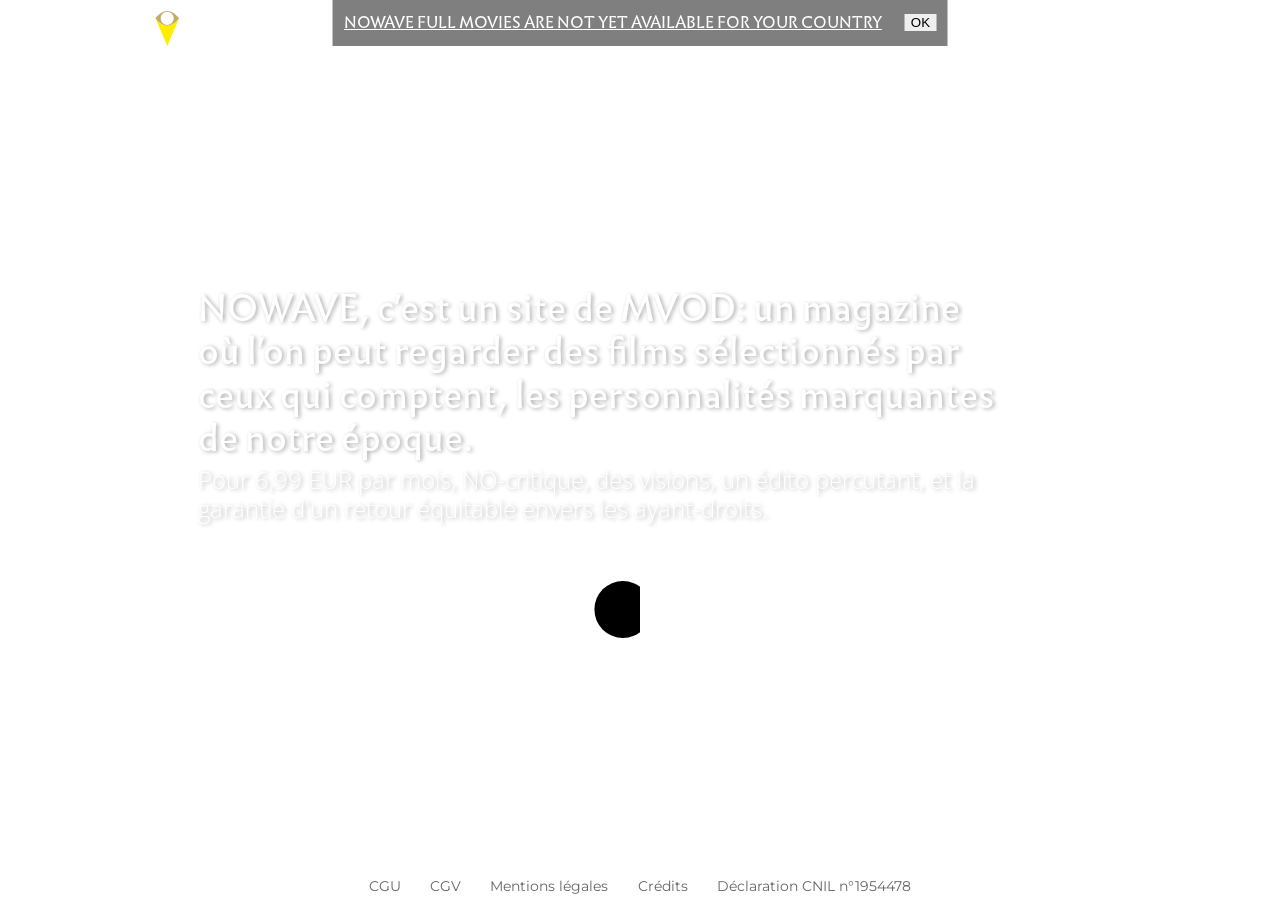
<file: index.html>
<!DOCTYPE html><html class=no-js><head><meta charset=utf-8><meta http-equiv=X-UA-Compatible content="IE=edge,chrome=1"><meta name=viewport content="width=device-width,initial-scale=1,minimum-scale=1"><meta name=keywords itemprop=keywords content="cinema, movies, curation, indie, vod, svod, vision, motion, watch, stream"><meta name=description itemprop=description content="NoWave explore des thèmes contemporains à travers le regard de réalisateurs du monde entier."><link rel=canonical itemprop=url href=/ ><link rel=alternate type=application/rss+xml title=RSS href=/feed.xml><title>NOWAVE, Visions in motion</title><link href=//www.google-analytics.com rel=dns-prefetch><link href=//cdn.mxpnl.com rel=dns-prefetch><link href=//js.stripe.com rel=dns-prefetch><link href=//cdn.vhx.tv rel=dns-prefetch><link rel=apple-touch-icon sizes=57x57 href=/icons/apple-touch-icon-57x57.png><link rel=apple-touch-icon sizes=60x60 href=/icons/apple-touch-icon-60x60.png><link rel=apple-touch-icon sizes=72x72 href=/icons/apple-touch-icon-72x72.png><link rel=apple-touch-icon sizes=76x76 href=/icons/apple-touch-icon-76x76.png><link rel=apple-touch-icon sizes=114x114 href=/icons/apple-touch-icon-114x114.png><link rel=apple-touch-icon sizes=120x120 href=/icons/apple-touch-icon-120x120.png><link rel=apple-touch-icon sizes=144x144 href=/icons/apple-touch-icon-144x144.png><link rel=apple-touch-icon sizes=152x152 href=/icons/apple-touch-icon-152x152.png><link rel=apple-touch-icon sizes=180x180 href=/icons/apple-touch-icon-180x180.png><link rel=icon type=image/png href=/icons/favicon-32x32.png sizes=32x32><link rel=icon type=image/png href=/icons/android-chrome-192x192.png sizes=192x192><link rel=icon type=image/png href=/icons/favicon-96x96.png sizes=96x96><link rel=icon type=image/png href=/icons/favicon-16x16.png sizes=16x16><link rel=manifest href=/icons/manifest.json><link rel="shortcut icon" href=/icons/favicon.ico><meta name=apple-mobile-web-app-title content=NoWave><meta name=application-name content=NoWave><meta name=msapplication-TileColor content=#da532c><meta name=msapplication-TileImage content=/icons/mstile-144x144.png><meta name=msapplication-config content=/icons/browserconfig.xml><meta name=theme-color content=#ffffff><link rel=stylesheet type=text/css href=/css/main.css><!--[if lt IE 9]><script src="https://oss.maxcdn.com/libs/html5shiv/3.7.0/html5shiv.js"></script>
			<script src="https://oss.maxcdn.com/libs/respond.js/1.4.2/respond.min.js"></script><![endif]--></head><body class=home><header class=main-header ng-controller=LoginCtrl><figure><a href=/ ><img src=/img/logo_nowave.svg alt="NoWave logo"></a></figure><div class=warn ng-show=showWarn ng-cloak><p>NOWAVE FULL MOVIES ARE NOT YET AVAILABLE FOR YOUR COUNTRY</p><button type=button ng-click="showWarn = ! showWarn">OK</button></div></header><video muted loop autoplay class=video-bg><source src=videos/bg.mp4 type=video/mp4></video><header class=sub-header scroll-position=scroll ng-class="{fadeOut: scroll > 20}"><figure><img src=/img/visions_in_motion_w.svg alt="NoWave, Visions in motion"></figure><p>-</p><div class=issue><span></span></div><div class=theme-name><a href=""></a></div><div class=theme-date></div></header><main><section class=text><p>NOWAVE, c'est un site de MVOD: un magazine où l'on peut regarder des films sélectionnés par ceux qui comptent, les personnalités marquantes de notre époque. <span>Pour 6,99 EUR par mois, NO-critique, des visions, un édito percutant, et la garantie d'un retour équitable envers les ayant-droits.</span></p></section><section class=bottom><aside class=left><a href=/now><div class=circle></div></a></aside><a href=/now><aside class=right><div class=line></div><p>Découvrir le thème de cette semaine</p></aside></a></section></main><footer class=footer><ul><li><a href=/documents/cgu.html>CGU</a></li><li><a href=/documents/cgv.html>CGV</a></li><li><a href=/documents/mentions.html>Mentions légales</a></li><li><a href=/documents/credits.html>Crédits</a></li><li><a href=#>Déclaration CNIL n°1954478</a></li></ul></footer><script type=text/javascript src=https://js.stripe.com/v2/ ></script><script>!function(e,a,t,n,c,o,s){e.GoogleAnalyticsObject=c,e[c]=e[c]||function(){(e[c].q=e[c].q||[]).push(arguments)},e[c].l=1*new Date,o=a.createElement(t),s=a.getElementsByTagName(t)[0],o.async=1,o.src=n,s.parentNode.insertBefore(o,s)}(window,document,"script","//www.google-analytics.com/analytics.js","ga"),ga("create","UA-XXXXXXXX-X","auto"),ga("send","pageview")</script><script type=text/javascript>!function(e,t){if(!t.__SV){var n,i,p,l;window.mixpanel=t,t._i=[],t.init=function(e,n,i){function o(e,t){var n=t.split(".");2==n.length&&(e=e[n[0]],t=n[1]),e[t]=function(){e.push([t].concat(Array.prototype.slice.call(arguments,0)))}}var a=t;for("undefined"!=typeof i?a=t[i]=[]:i="mixpanel",a.people=a.people||[],a.toString=function(e){var t="mixpanel";return"mixpanel"!==i&&(t+="."+i),e||(t+=" (stub)"),t},a.people.toString=function(){return a.toString(1)+".people (stub)"},p="disable time_event track track_pageview track_links track_forms register register_once alias unregister identify name_tag set_config people.set people.set_once people.increment people.append people.union people.track_charge people.clear_charges people.delete_user".split(" "),l=0;l<p.length;l++)o(a,p[l]);t._i.push([e,n,i])},t.__SV=1.2,n=e.createElement("script"),n.type="text/javascript",n.async=!0,n.src="undefined"!=typeof MIXPANEL_CUSTOM_LIB_URL?MIXPANEL_CUSTOM_LIB_URL:"file:"===e.location.protocol&&"//cdn.mxpnl.com/libs/mixpanel-2-latest.min.js".match(/^\/\//)?"https://cdn.mxpnl.com/libs/mixpanel-2-latest.min.js":"//cdn.mxpnl.com/libs/mixpanel-2-latest.min.js",i=e.getElementsByTagName("script")[0],i.parentNode.insertBefore(n,i)}}(document,window.mixpanel||[])</script><script src=/js/scripts.js></script><script src=/js/vhx-player.js></script></body></html>
</file>
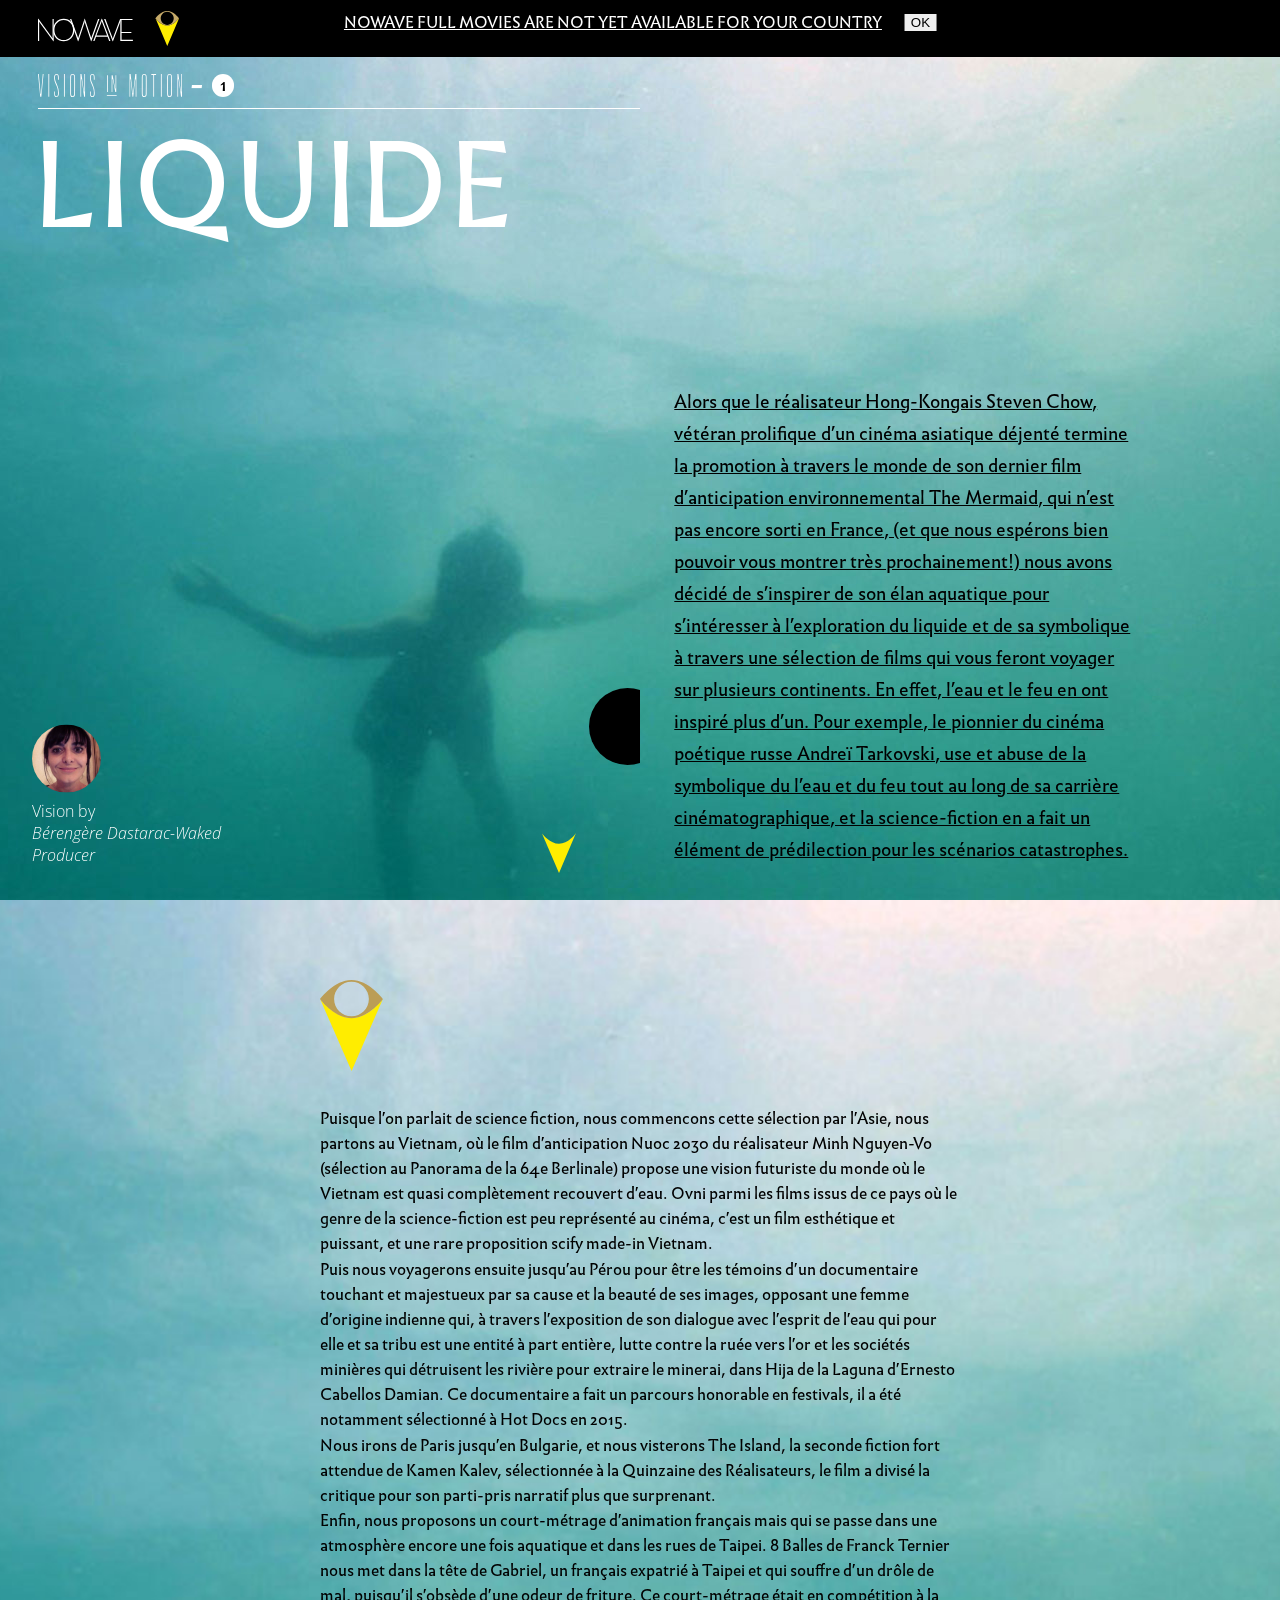
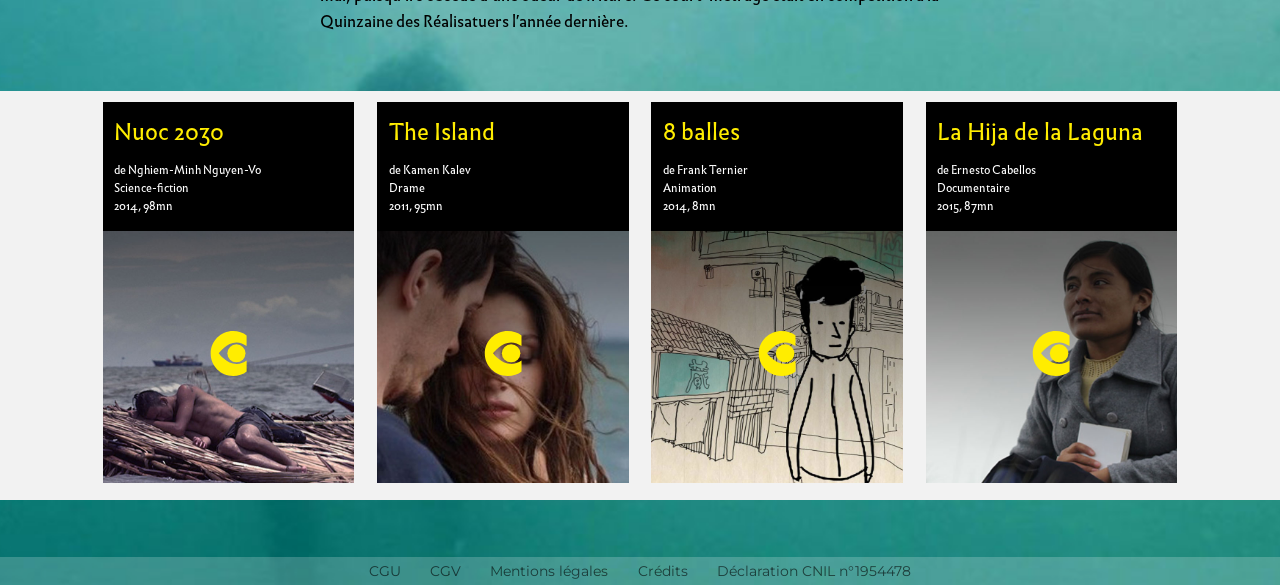
<file: now/index.html>
<!DOCTYPE html><html class=no-js><head><meta charset=utf-8><meta http-equiv=X-UA-Compatible content="IE=edge,chrome=1"><meta name=viewport content="width=device-width,initial-scale=1,minimum-scale=1"><meta name=keywords itemprop=keywords content="cinema, movies, curation, indie, vod, svod, vision, motion, watch, stream"><meta name=description itemprop=description content="NoWave explore des thèmes contemporains à travers le regard de réalisateurs du monde entier."><link rel=canonical itemprop=url href=/now/ ><link rel=alternate type=application/rss+xml title=RSS href=/feed.xml><title>NOWAVE, Visions in motion</title><link href=//www.google-analytics.com rel=dns-prefetch><link href=//cdn.mxpnl.com rel=dns-prefetch><link href=//js.stripe.com rel=dns-prefetch><link href=//cdn.vhx.tv rel=dns-prefetch><link rel=apple-touch-icon sizes=57x57 href=/icons/apple-touch-icon-57x57.png><link rel=apple-touch-icon sizes=60x60 href=/icons/apple-touch-icon-60x60.png><link rel=apple-touch-icon sizes=72x72 href=/icons/apple-touch-icon-72x72.png><link rel=apple-touch-icon sizes=76x76 href=/icons/apple-touch-icon-76x76.png><link rel=apple-touch-icon sizes=114x114 href=/icons/apple-touch-icon-114x114.png><link rel=apple-touch-icon sizes=120x120 href=/icons/apple-touch-icon-120x120.png><link rel=apple-touch-icon sizes=144x144 href=/icons/apple-touch-icon-144x144.png><link rel=apple-touch-icon sizes=152x152 href=/icons/apple-touch-icon-152x152.png><link rel=apple-touch-icon sizes=180x180 href=/icons/apple-touch-icon-180x180.png><link rel=icon type=image/png href=/icons/favicon-32x32.png sizes=32x32><link rel=icon type=image/png href=/icons/android-chrome-192x192.png sizes=192x192><link rel=icon type=image/png href=/icons/favicon-96x96.png sizes=96x96><link rel=icon type=image/png href=/icons/favicon-16x16.png sizes=16x16><link rel=manifest href=/icons/manifest.json><link rel="shortcut icon" href=/icons/favicon.ico><meta name=apple-mobile-web-app-title content=NoWave><meta name=application-name content=NoWave><meta name=msapplication-TileColor content=#da532c><meta name=msapplication-TileImage content=/icons/mstile-144x144.png><meta name=msapplication-config content=/icons/browserconfig.xml><meta name=theme-color content=#ffffff><link rel=stylesheet type=text/css href=/css/main.css><!--[if lt IE 9]><script src="https://oss.maxcdn.com/libs/html5shiv/3.7.0/html5shiv.js"></script>
			<script src="https://oss.maxcdn.com/libs/respond.js/1.4.2/respond.min.js"></script><![endif]--></head><body class=theme><div ng-controller=themeCtrl><header class=main-header ng-controller=LoginCtrl><figure><a href=/ ><img src=/img/logo_nowave.svg alt="NoWave logo"></a></figure><div class=warn ng-show=showWarn ng-cloak><p>NOWAVE FULL MOVIES ARE NOT YET AVAILABLE FOR YOUR COUNTRY</p><button type=button ng-click="showWarn = ! showWarn">OK</button></div></header><header class=sub-header scroll-position=scroll ng-class="{fadeOut: scroll > 20}"><figure><img src=/img/visions_in_motion_w.svg alt="NoWave, Visions in motion"></figure><p>-</p><div class=issue><span>1</span></div><div class=theme-name><a href=""></a></div><div class=theme-date></div></header><style>section.top:after{background-image:url(/img/themes/histoires_d_eaux/bg_top.jpg)}section.bottom:after{background-image:url(/img/themes/histoires_d_eaux/bg_bottom.jpg)}.signature:before{background-image:url(/img/themes/histoires_d_eaux/bee.jpg)}</style><main><video muted loop autoplay class=video-bg><source src=/ type=video/mp4></video><section class=top><aside class=left><p class=theme-title>Liquide</p><p class=signature>Vision by <span>Bérengère Dastarac-Waked<br>Producer</span></p><a du-smooth-scroll=bottom offset=20 duration=500 class=bottom-arrow></a><div class=separator></div></aside><aside class=right><p class=article-intro>Alors que le réalisateur Hong-Kongais Steven Chow, vétéran prolifique d’un cinéma asiatique déjenté termine la promotion à travers le monde de son dernier film d’anticipation environnemental The Mermaid, qui n’est pas encore sorti en France, (et que nous espérons bien pouvoir vous montrer très prochainement!) nous avons décidé de s’inspirer de son élan aquatique pour s’intéresser à l’exploration du liquide et de sa symbolique à travers une sélection de films qui vous feront voyager sur plusieurs continents. En effet, l’eau et le feu en ont inspiré plus d’un. Pour exemple, le pionnier du cinéma poétique russe Andreï Tarkovski, use et abuse de la symbolique du l’eau et du feu tout au long de sa carrière cinématographique, et la science-fiction en a fait un élément de prédilection pour les scénarios catastrophes.</p></aside></section><section id=bottom class=bottom><div class=transition><div class=blur style=background-image:url(/)></div></div><div class=line></div><figure class=logo><img src=/img/picto_nowave.svg></figure><aside class=columns>Puisque l'on parlait de science fiction, nous commencons cette sélection par l'Asie, nous partons au Vietnam, où le film d'anticipation Nuoc 2030 du réalisateur Minh Nguyen-Vo (sélection au Panorama de la 64e Berlinale) propose une vision futuriste du monde où le Vietnam est quasi complètement recouvert d'eau. Ovni parmi les films issus de ce pays où le genre de la science-fiction est peu représenté au cinéma, c'est un film esthétique et puissant, et une rare proposition scify made-in Vietnam.<br>Puis nous voyagerons ensuite jusqu'au Pérou pour être les témoins d'un documentaire touchant et majestueux par sa cause et la beauté de ses images, opposant une femme d'origine indienne qui, à travers l'exposition de son dialogue avec l'esprit de l'eau qui pour elle et sa tribu est une entité à part entière, lutte contre la ruée vers l'or et les sociétés minières qui détruisent les rivière pour extraire le minerai, dans Hija de la Laguna d'Ernesto Cabellos Damian. Ce documentaire a fait un parcours honorable en festivals, il a été notamment sélectionné à Hot Docs en 2015.<br>Nous irons de Paris jusqu'en Bulgarie, et nous visterons The Island, la seconde fiction fort attendue de Kamen Kalev, sélectionnée à la Quinzaine des Réalisateurs, le film a divisé la critique pour son parti-pris narratif plus que surprenant.<br>Enfin, nous proposons un court-métrage d'animation français mais qui se passe dans une atmosphère encore une fois aquatique et dans les rues de Taipei. 8 Balles de Franck Ternier nous met dans la tête de Gabriel, un français expatrié à Taipei et qui souffre d'un drôle de mal, puisqu'il s'obsède d'une odeur de friture. Ce court-métrage était en compétition à la Quinzaine des Réalisatuers l'année dernière.</aside><aside class=movies-selection><div class=movie><div class=movie-desc-container><p>Nuoc 2030<br><span>de Nghiem-Minh Nguyen-Vo<br>Science-fiction<br>2014, 98mn</span></p></div><figure><img src=/img/movies/nuoc_2030/poster_small.jpg></figure><a href=/movies/nuoc_2030 class=play></a></div><div class=movie><div class=movie-desc-container><p>The Island<br><span>de Kamen Kalev<br>Drame<br>2011, 95mn</span></p></div><figure><img src=/img/movies/the_island/poster_small.jpg></figure><a href=/movies/the_island class=play></a></div><div class=movie><div class=movie-desc-container><p>8 balles<br><span>de Frank Ternier<br>Animation<br>2014, 8mn</span></p></div><figure><img src=/img/movies/8_balles/poster_small.jpg></figure><a href=/movies/8_balles class=play></a></div><div class=movie><div class=movie-desc-container><p>La Hija de la Laguna<br><span>de Ernesto Cabellos<br>Documentaire<br>2015, 87mn</span></p></div><figure><img src=/img/movies/la_hija_de_la_laguna/poster_small.jpg></figure><a href=/movies/la_hija_de_la_laguna class=play></a></div></aside><footer class=footer><ul><li><a href=/documents/cgu.html>CGU</a></li><li><a href=/documents/cgv.html>CGV</a></li><li><a href=/documents/mentions.html>Mentions légales</a></li><li><a href=/documents/credits.html>Crédits</a></li><li><a href=#>Déclaration CNIL n°1954478</a></li></ul></footer></section></main></div><script type=text/javascript src=https://js.stripe.com/v2/ ></script><script>!function(e,a,t,n,c,o,s){e.GoogleAnalyticsObject=c,e[c]=e[c]||function(){(e[c].q=e[c].q||[]).push(arguments)},e[c].l=1*new Date,o=a.createElement(t),s=a.getElementsByTagName(t)[0],o.async=1,o.src=n,s.parentNode.insertBefore(o,s)}(window,document,"script","//www.google-analytics.com/analytics.js","ga"),ga("create","UA-XXXXXXXX-X","auto"),ga("send","pageview")</script><script type=text/javascript>!function(e,t){if(!t.__SV){var n,i,p,l;window.mixpanel=t,t._i=[],t.init=function(e,n,i){function o(e,t){var n=t.split(".");2==n.length&&(e=e[n[0]],t=n[1]),e[t]=function(){e.push([t].concat(Array.prototype.slice.call(arguments,0)))}}var a=t;for("undefined"!=typeof i?a=t[i]=[]:i="mixpanel",a.people=a.people||[],a.toString=function(e){var t="mixpanel";return"mixpanel"!==i&&(t+="."+i),e||(t+=" (stub)"),t},a.people.toString=function(){return a.toString(1)+".people (stub)"},p="disable time_event track track_pageview track_links track_forms register register_once alias unregister identify name_tag set_config people.set people.set_once people.increment people.append people.union people.track_charge people.clear_charges people.delete_user".split(" "),l=0;l<p.length;l++)o(a,p[l]);t._i.push([e,n,i])},t.__SV=1.2,n=e.createElement("script"),n.type="text/javascript",n.async=!0,n.src="undefined"!=typeof MIXPANEL_CUSTOM_LIB_URL?MIXPANEL_CUSTOM_LIB_URL:"file:"===e.location.protocol&&"//cdn.mxpnl.com/libs/mixpanel-2-latest.min.js".match(/^\/\//)?"https://cdn.mxpnl.com/libs/mixpanel-2-latest.min.js":"//cdn.mxpnl.com/libs/mixpanel-2-latest.min.js",i=e.getElementsByTagName("script")[0],i.parentNode.insertBefore(n,i)}}(document,window.mixpanel||[])</script><script src=/js/scripts.js></script><script src=/js/vhx-player.js></script></body></html>
</file>
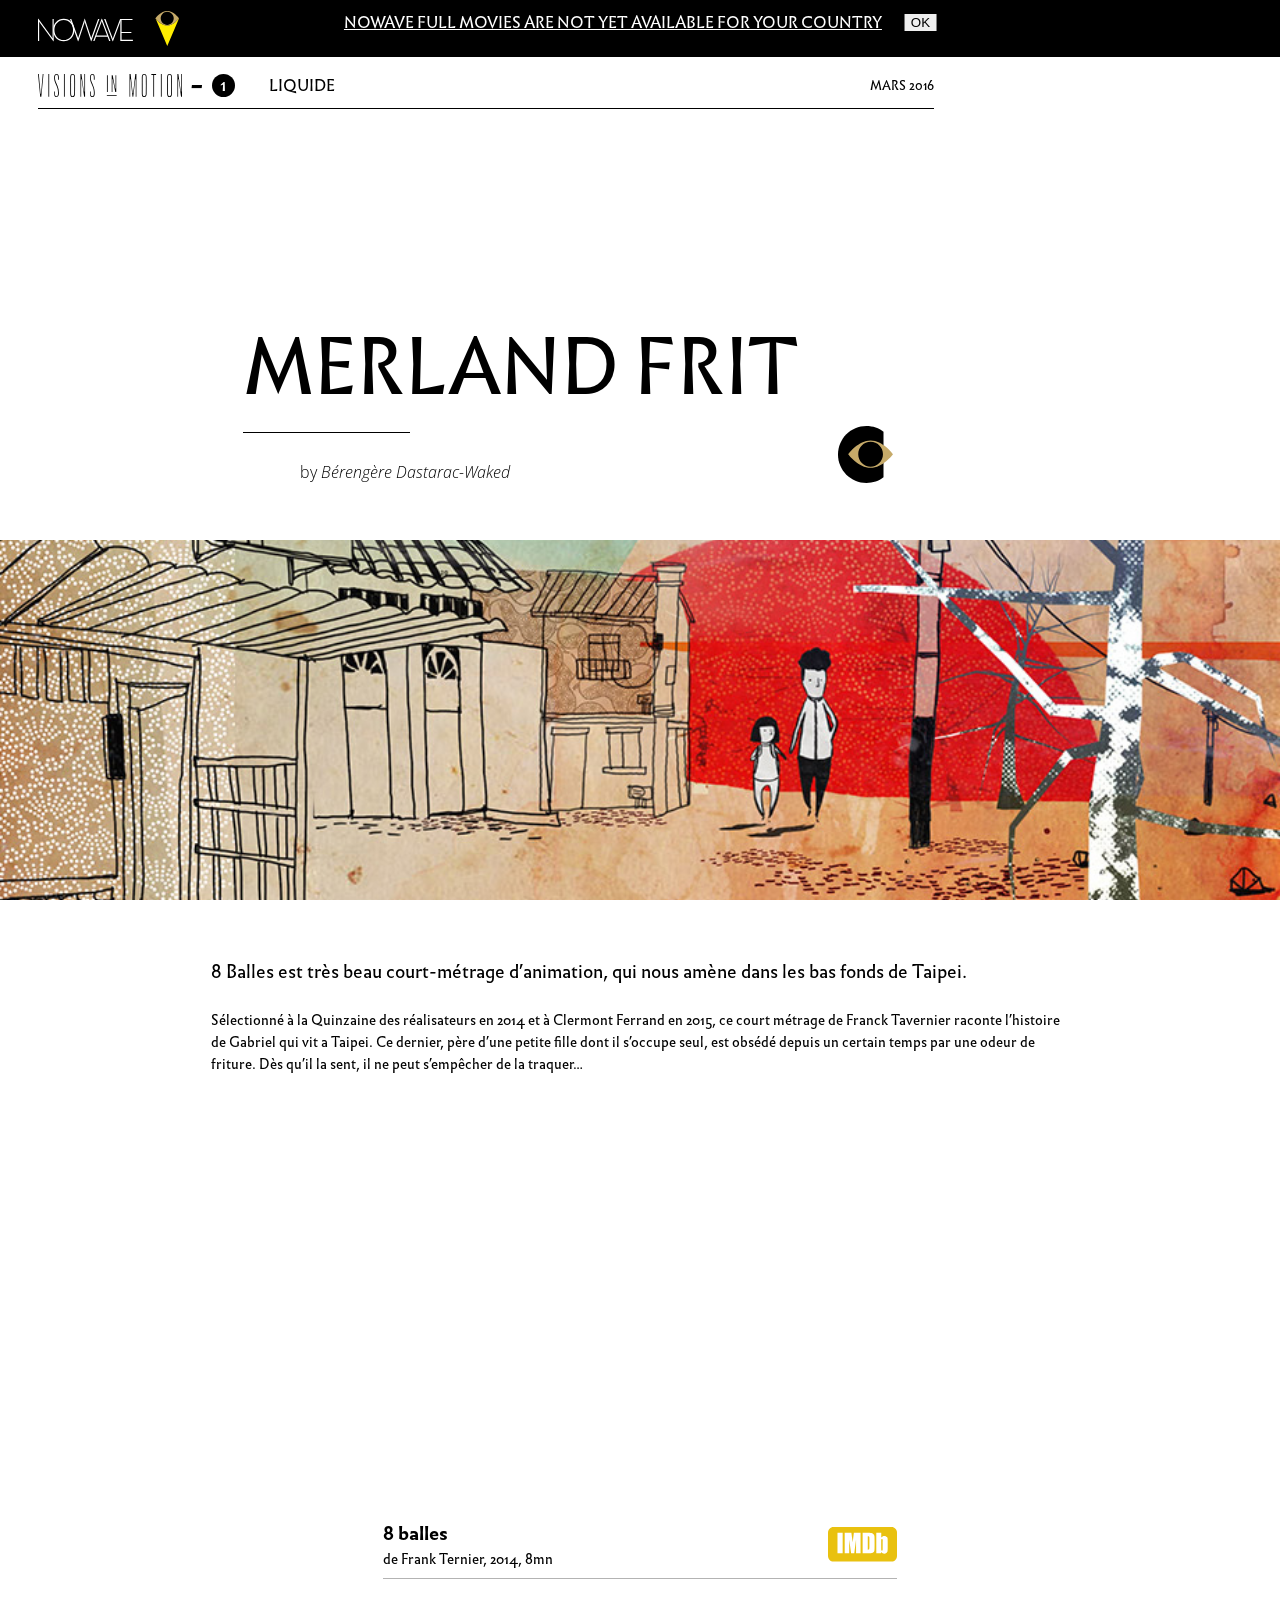
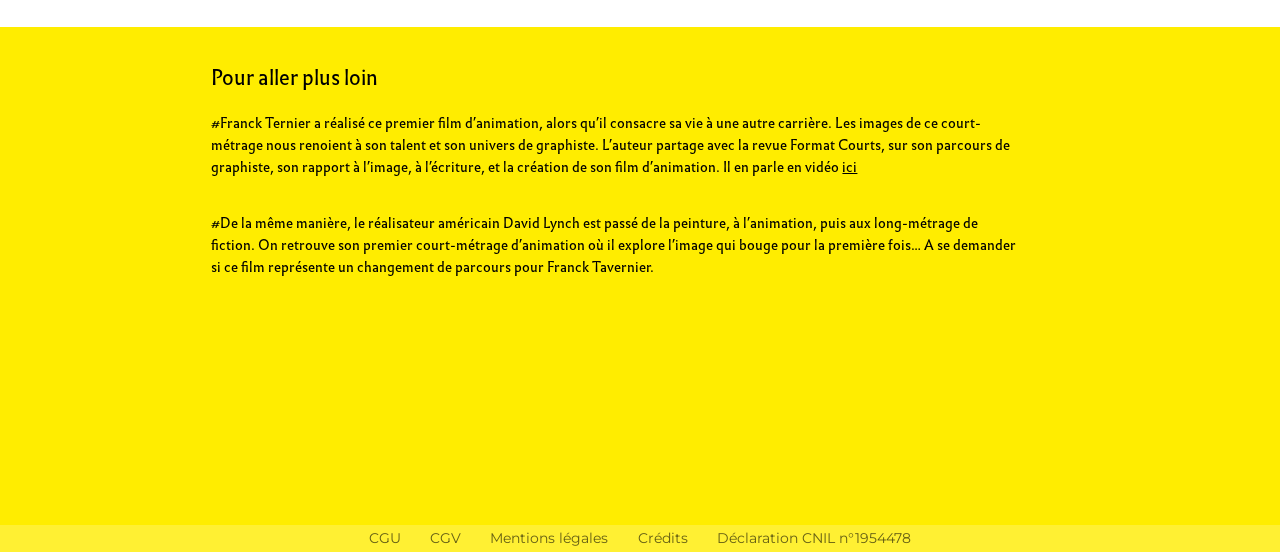
<file: movies/8_balles/index.html>
<!DOCTYPE html><html class=no-js><head><meta charset=utf-8><meta http-equiv=X-UA-Compatible content="IE=edge,chrome=1"><meta name=viewport content="width=device-width,initial-scale=1,minimum-scale=1"><meta name=keywords itemprop=keywords content="cinema, movies, curation, indie, vod, svod, vision, motion, watch, stream"><meta name=description itemprop=description content="NoWave explore des thèmes contemporains à travers le regard de réalisateurs du monde entier."><link rel=canonical itemprop=url href=/movies/8_balles/ ><link rel=alternate type=application/rss+xml title=RSS href=/feed.xml><title>NOWAVE, Visions in motion</title><link href=//www.google-analytics.com rel=dns-prefetch><link href=//cdn.mxpnl.com rel=dns-prefetch><link href=//js.stripe.com rel=dns-prefetch><link href=//cdn.vhx.tv rel=dns-prefetch><link rel=apple-touch-icon sizes=57x57 href=/icons/apple-touch-icon-57x57.png><link rel=apple-touch-icon sizes=60x60 href=/icons/apple-touch-icon-60x60.png><link rel=apple-touch-icon sizes=72x72 href=/icons/apple-touch-icon-72x72.png><link rel=apple-touch-icon sizes=76x76 href=/icons/apple-touch-icon-76x76.png><link rel=apple-touch-icon sizes=114x114 href=/icons/apple-touch-icon-114x114.png><link rel=apple-touch-icon sizes=120x120 href=/icons/apple-touch-icon-120x120.png><link rel=apple-touch-icon sizes=144x144 href=/icons/apple-touch-icon-144x144.png><link rel=apple-touch-icon sizes=152x152 href=/icons/apple-touch-icon-152x152.png><link rel=apple-touch-icon sizes=180x180 href=/icons/apple-touch-icon-180x180.png><link rel=icon type=image/png href=/icons/favicon-32x32.png sizes=32x32><link rel=icon type=image/png href=/icons/android-chrome-192x192.png sizes=192x192><link rel=icon type=image/png href=/icons/favicon-96x96.png sizes=96x96><link rel=icon type=image/png href=/icons/favicon-16x16.png sizes=16x16><link rel=manifest href=/icons/manifest.json><link rel="shortcut icon" href=/icons/favicon.ico><meta name=apple-mobile-web-app-title content=NoWave><meta name=application-name content=NoWave><meta name=msapplication-TileColor content=#da532c><meta name=msapplication-TileImage content=/icons/mstile-144x144.png><meta name=msapplication-config content=/icons/browserconfig.xml><meta name=theme-color content=#ffffff><link rel=stylesheet type=text/css href=/css/main.css><!--[if lt IE 9]><script src="https://oss.maxcdn.com/libs/html5shiv/3.7.0/html5shiv.js"></script>
			<script src="https://oss.maxcdn.com/libs/respond.js/1.4.2/respond.min.js"></script><![endif]--></head><body class=movie><div ng-controller=movieCtrl ng-init="init('8_balles')"><header class=main-header ng-controller=LoginCtrl><figure><a href=/ ><img src=/img/logo_nowave.svg alt="NoWave logo"></a></figure><div class=warn ng-show=showWarn ng-cloak=""><p>NOWAVE FULL MOVIES ARE NOT YET AVAILABLE FOR YOUR COUNTRY</p><button type=button ng-click="showWarn = ! showWarn">OK</button></div></header><header class=sub-header scroll-position=scroll ng-class="{fadeOut: scroll &gt; 20}"><figure><img src=/img/visions_in_motion_b.svg alt="NoWave, Visions in motion"></figure><p>-</p><div class=issue><span>1</span></div><div class=theme-name><a href=/themes/histoires_d_eaux>Liquide</a></div><div class=theme-date>MARS 2016</div></header><style>section.top aside.bottom{background-image:url(/img/movies/8_balles/8_BULLETS_editorial.jpg)}</style><main><section class=top><aside class=top><p>Merland frit <span>by <em>Bérengère Dastarac-Waked</em></span></p><figure><img src=/img/logo_movie.svg></figure></aside><aside class=bottom></aside></section><section id=bottom class=bottom><p>8 Balles est très beau court-métrage d’animation, qui nous amène dans les bas fonds de Taipei. <span>Sélectionné à la Quinzaine des réalisateurs en 2014 et à Clermont Ferrand en 2015, ce court métrage de Franck Tavernier raconte l’histoire de Gabriel qui vit a Taipei. Ce dernier, père d’une petite fille dont il s’occupe seul, est obsédé depuis un certain temps par une odeur de friture. Dès qu’il la sent, il ne peut s’empêcher de la traquer…</span></p><div class=iframe-container><div class=type-selection ng-show=showTypeSelection><div class="item trailer" ng-click="play('trailer')">voir la bande-annonce</div></div><iframe id=videoPlayer class=video-player ng-src=%%videoUrl%% frameborder=0 webkitallowfullscreen="" mozallowfullscreen="" allowfullscreen></iframe></div><div class=movie-info><p>8 balles <span>de Frank Ternier, 2014, 8mn</span></p><figure><a href="http://www.imdb.com/title/tt3775208/?ref_=fn_al_tt_1" target=_blank><img src=/img/imdb_v2.svg></a></figure></div><aside class=extras><div class=container><p class=title>Pour aller plus loin</p><div class=extra><p class=extra-text>Franck Ternier a réalisé ce premier film d’animation, alors qu’il consacre sa vie à une autre carrière. Les images de ce court-métrage nous renoient à son talent et son univers de graphiste. L’auteur partage avec la revue Format Courts, sur son parcours de graphiste, son rapport à l’image, à l’écriture, et la création de son film d’animation. Il en parle en vidéo <a href=http://www.formatcourt.com/2014/12/franck-ternier-mon-film-est-un-film-danimation-mais-je-ne-me-considere-pas-comme-un-realisateur-de-film-danimation/ >ici</a></p></div><div class=extra><p class=extra-text>De la même manière, le réalisateur américain David Lynch est passé de la peinture, à l’animation, puis aux long-métrage de fiction. On retrouve son premier court-métrage d’animation où il explore l’image qui bouge pour la première fois… A se demander si ce film représente un changement de parcours pour Franck Tavernier.</p><iframe class=youtube src=https://www.youtube.com/embed/V9ttrynQKyY frameborder=0 allowfullscreen></iframe></div></div></aside><footer class=footer><ul><li><a href=/documents/cgu.html>CGU</a></li><li><a href=/documents/cgv.html>CGV</a></li><li><a href=/documents/mentions.html>Mentions légales</a></li><li><a href=/documents/credits.html>Crédits</a></li><li><a href=#>Déclaration CNIL n°1954478</a></li></ul></footer></section></main></div><script type=text/javascript src=https://js.stripe.com/v2/ ></script><script>!function(e,a,t,n,c,o,s){e.GoogleAnalyticsObject=c,e[c]=e[c]||function(){(e[c].q=e[c].q||[]).push(arguments)},e[c].l=1*new Date,o=a.createElement(t),s=a.getElementsByTagName(t)[0],o.async=1,o.src=n,s.parentNode.insertBefore(o,s)}(window,document,"script","//www.google-analytics.com/analytics.js","ga"),ga("create","UA-XXXXXXXX-X","auto"),ga("send","pageview")</script><script type=text/javascript>!function(e,t){if(!t.__SV){var n,i,p,l;window.mixpanel=t,t._i=[],t.init=function(e,n,i){function o(e,t){var n=t.split(".");2==n.length&&(e=e[n[0]],t=n[1]),e[t]=function(){e.push([t].concat(Array.prototype.slice.call(arguments,0)))}}var a=t;for("undefined"!=typeof i?a=t[i]=[]:i="mixpanel",a.people=a.people||[],a.toString=function(e){var t="mixpanel";return"mixpanel"!==i&&(t+="."+i),e||(t+=" (stub)"),t},a.people.toString=function(){return a.toString(1)+".people (stub)"},p="disable time_event track track_pageview track_links track_forms register register_once alias unregister identify name_tag set_config people.set people.set_once people.increment people.append people.union people.track_charge people.clear_charges people.delete_user".split(" "),l=0;l<p.length;l++)o(a,p[l]);t._i.push([e,n,i])},t.__SV=1.2,n=e.createElement("script"),n.type="text/javascript",n.async=!0,n.src="undefined"!=typeof MIXPANEL_CUSTOM_LIB_URL?MIXPANEL_CUSTOM_LIB_URL:"file:"===e.location.protocol&&"//cdn.mxpnl.com/libs/mixpanel-2-latest.min.js".match(/^\/\//)?"https://cdn.mxpnl.com/libs/mixpanel-2-latest.min.js":"//cdn.mxpnl.com/libs/mixpanel-2-latest.min.js",i=e.getElementsByTagName("script")[0],i.parentNode.insertBefore(n,i)}}(document,window.mixpanel||[])</script><script src=/js/scripts.js></script><script src=/js/vhx-player.js></script></body></html>
</file>
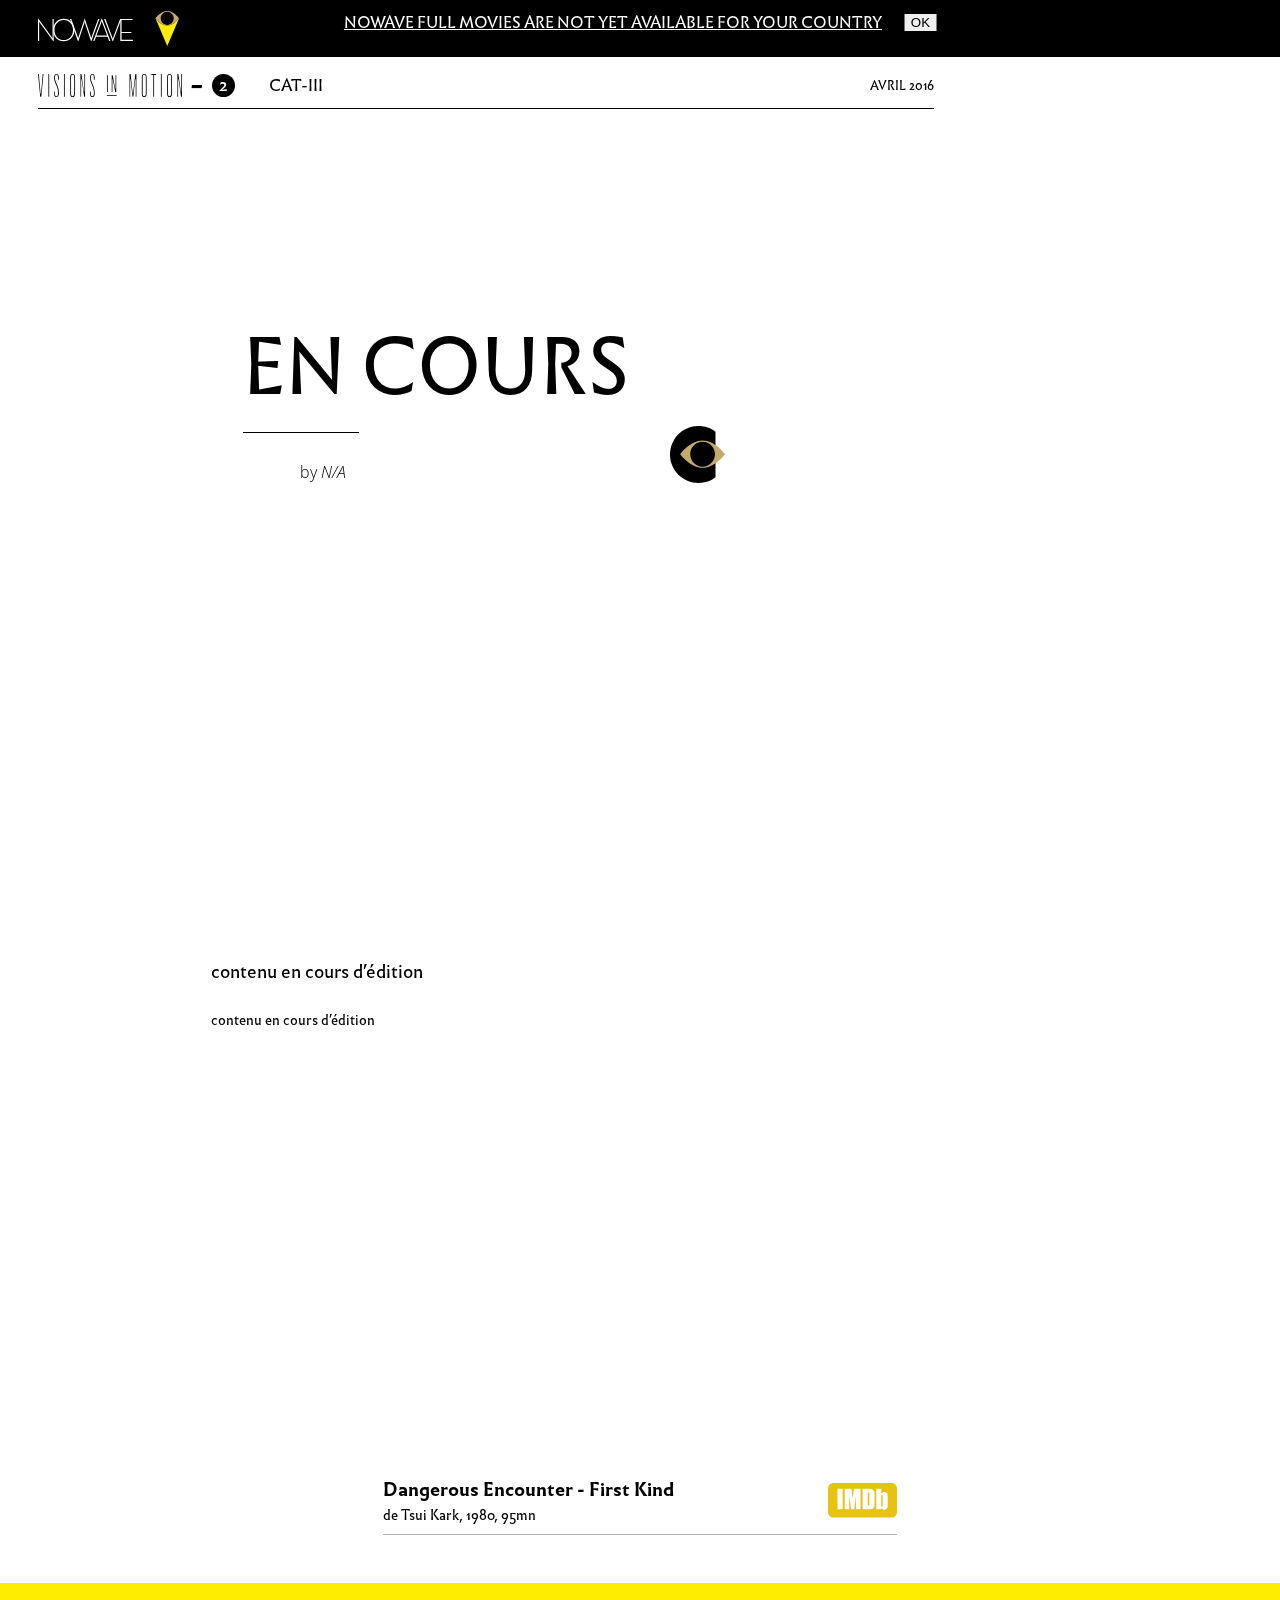
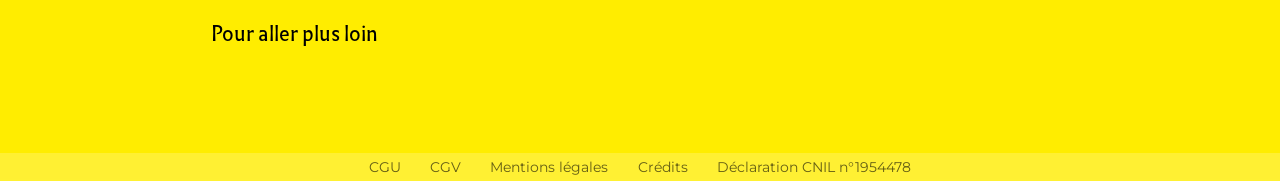
<file: movies/dangerous_encounter/index.html>
<!DOCTYPE html><html class=no-js><head><meta charset=utf-8><meta http-equiv=X-UA-Compatible content="IE=edge,chrome=1"><meta name=viewport content="width=device-width,initial-scale=1,minimum-scale=1"><meta name=keywords itemprop=keywords content="cinema, movies, curation, indie, vod, svod, vision, motion, watch, stream"><meta name=description itemprop=description content="NoWave explore des thèmes contemporains à travers le regard de réalisateurs du monde entier."><link rel=canonical itemprop=url href=/movies/dangerous_encounter/ ><link rel=alternate type=application/rss+xml title=RSS href=/feed.xml><title>NOWAVE, Visions in motion</title><link href=//www.google-analytics.com rel=dns-prefetch><link href=//cdn.mxpnl.com rel=dns-prefetch><link href=//js.stripe.com rel=dns-prefetch><link href=//cdn.vhx.tv rel=dns-prefetch><link rel=apple-touch-icon sizes=57x57 href=/icons/apple-touch-icon-57x57.png><link rel=apple-touch-icon sizes=60x60 href=/icons/apple-touch-icon-60x60.png><link rel=apple-touch-icon sizes=72x72 href=/icons/apple-touch-icon-72x72.png><link rel=apple-touch-icon sizes=76x76 href=/icons/apple-touch-icon-76x76.png><link rel=apple-touch-icon sizes=114x114 href=/icons/apple-touch-icon-114x114.png><link rel=apple-touch-icon sizes=120x120 href=/icons/apple-touch-icon-120x120.png><link rel=apple-touch-icon sizes=144x144 href=/icons/apple-touch-icon-144x144.png><link rel=apple-touch-icon sizes=152x152 href=/icons/apple-touch-icon-152x152.png><link rel=apple-touch-icon sizes=180x180 href=/icons/apple-touch-icon-180x180.png><link rel=icon type=image/png href=/icons/favicon-32x32.png sizes=32x32><link rel=icon type=image/png href=/icons/android-chrome-192x192.png sizes=192x192><link rel=icon type=image/png href=/icons/favicon-96x96.png sizes=96x96><link rel=icon type=image/png href=/icons/favicon-16x16.png sizes=16x16><link rel=manifest href=/icons/manifest.json><link rel="shortcut icon" href=/icons/favicon.ico><meta name=apple-mobile-web-app-title content=NoWave><meta name=application-name content=NoWave><meta name=msapplication-TileColor content=#da532c><meta name=msapplication-TileImage content=/icons/mstile-144x144.png><meta name=msapplication-config content=/icons/browserconfig.xml><meta name=theme-color content=#ffffff><link rel=stylesheet type=text/css href=/css/main.css><!--[if lt IE 9]><script src="https://oss.maxcdn.com/libs/html5shiv/3.7.0/html5shiv.js"></script>
			<script src="https://oss.maxcdn.com/libs/respond.js/1.4.2/respond.min.js"></script><![endif]--></head><body class=movie><div ng-controller=movieCtrl ng-init="init('Dangerous_encounter')"><header class=main-header ng-controller=LoginCtrl><figure><a href=/ ><img src=/img/logo_nowave.svg alt="NoWave logo"></a></figure><div class=warn ng-show=showWarn ng-cloak=""><p>NOWAVE FULL MOVIES ARE NOT YET AVAILABLE FOR YOUR COUNTRY</p><button type=button ng-click="showWarn = ! showWarn">OK</button></div></header><header class=sub-header scroll-position=scroll ng-class="{fadeOut: scroll &gt; 20}"><figure><img src=/img/visions_in_motion_b.svg alt="NoWave, Visions in motion"></figure><p>-</p><div class=issue><span>2</span></div><div class=theme-name><a href=/themes/cat_III>CAT-III</a></div><div class=theme-date>AVRIL 2016</div></header><style>section.top aside.bottom{background-image:url(/)}</style><main><section class=top><aside class=top><p>en cours <span>by <em>N/A</em></span></p><figure><img src=/img/logo_movie.svg></figure></aside><aside class=bottom></aside></section><section id=bottom class=bottom><p>contenu en cours d’édition <span>contenu en cours d’édition</span></p><div class=iframe-container><div class=type-selection ng-show=showTypeSelection><div class="item trailer" ng-click="play('trailer')">voir la bande-annonce</div></div><iframe id=videoPlayer class=video-player ng-src=%%videoUrl%% frameborder=0 webkitallowfullscreen="" mozallowfullscreen="" allowfullscreen></iframe></div><div class=movie-info><p>Dangerous Encounter - First Kind <span>de Tsui Kark, 1980, 95mn</span></p><figure><a href="" target=_blank><img src=/img/imdb_v2.svg></a></figure></div><aside class=extras><div class=container><p class=title>Pour aller plus loin</p><div class=extra></div><div class=extra></div></div></aside><footer class=footer><ul><li><a href=/documents/cgu.html>CGU</a></li><li><a href=/documents/cgv.html>CGV</a></li><li><a href=/documents/mentions.html>Mentions légales</a></li><li><a href=/documents/credits.html>Crédits</a></li><li><a href=#>Déclaration CNIL n°1954478</a></li></ul></footer></section></main></div><script type=text/javascript src=https://js.stripe.com/v2/ ></script><script>!function(e,a,t,n,c,o,s){e.GoogleAnalyticsObject=c,e[c]=e[c]||function(){(e[c].q=e[c].q||[]).push(arguments)},e[c].l=1*new Date,o=a.createElement(t),s=a.getElementsByTagName(t)[0],o.async=1,o.src=n,s.parentNode.insertBefore(o,s)}(window,document,"script","//www.google-analytics.com/analytics.js","ga"),ga("create","UA-XXXXXXXX-X","auto"),ga("send","pageview")</script><script type=text/javascript>!function(e,t){if(!t.__SV){var n,i,p,l;window.mixpanel=t,t._i=[],t.init=function(e,n,i){function o(e,t){var n=t.split(".");2==n.length&&(e=e[n[0]],t=n[1]),e[t]=function(){e.push([t].concat(Array.prototype.slice.call(arguments,0)))}}var a=t;for("undefined"!=typeof i?a=t[i]=[]:i="mixpanel",a.people=a.people||[],a.toString=function(e){var t="mixpanel";return"mixpanel"!==i&&(t+="."+i),e||(t+=" (stub)"),t},a.people.toString=function(){return a.toString(1)+".people (stub)"},p="disable time_event track track_pageview track_links track_forms register register_once alias unregister identify name_tag set_config people.set people.set_once people.increment people.append people.union people.track_charge people.clear_charges people.delete_user".split(" "),l=0;l<p.length;l++)o(a,p[l]);t._i.push([e,n,i])},t.__SV=1.2,n=e.createElement("script"),n.type="text/javascript",n.async=!0,n.src="undefined"!=typeof MIXPANEL_CUSTOM_LIB_URL?MIXPANEL_CUSTOM_LIB_URL:"file:"===e.location.protocol&&"//cdn.mxpnl.com/libs/mixpanel-2-latest.min.js".match(/^\/\//)?"https://cdn.mxpnl.com/libs/mixpanel-2-latest.min.js":"//cdn.mxpnl.com/libs/mixpanel-2-latest.min.js",i=e.getElementsByTagName("script")[0],i.parentNode.insertBefore(n,i)}}(document,window.mixpanel||[])</script><script src=/js/scripts.js></script><script src=/js/vhx-player.js></script></body></html>
</file>
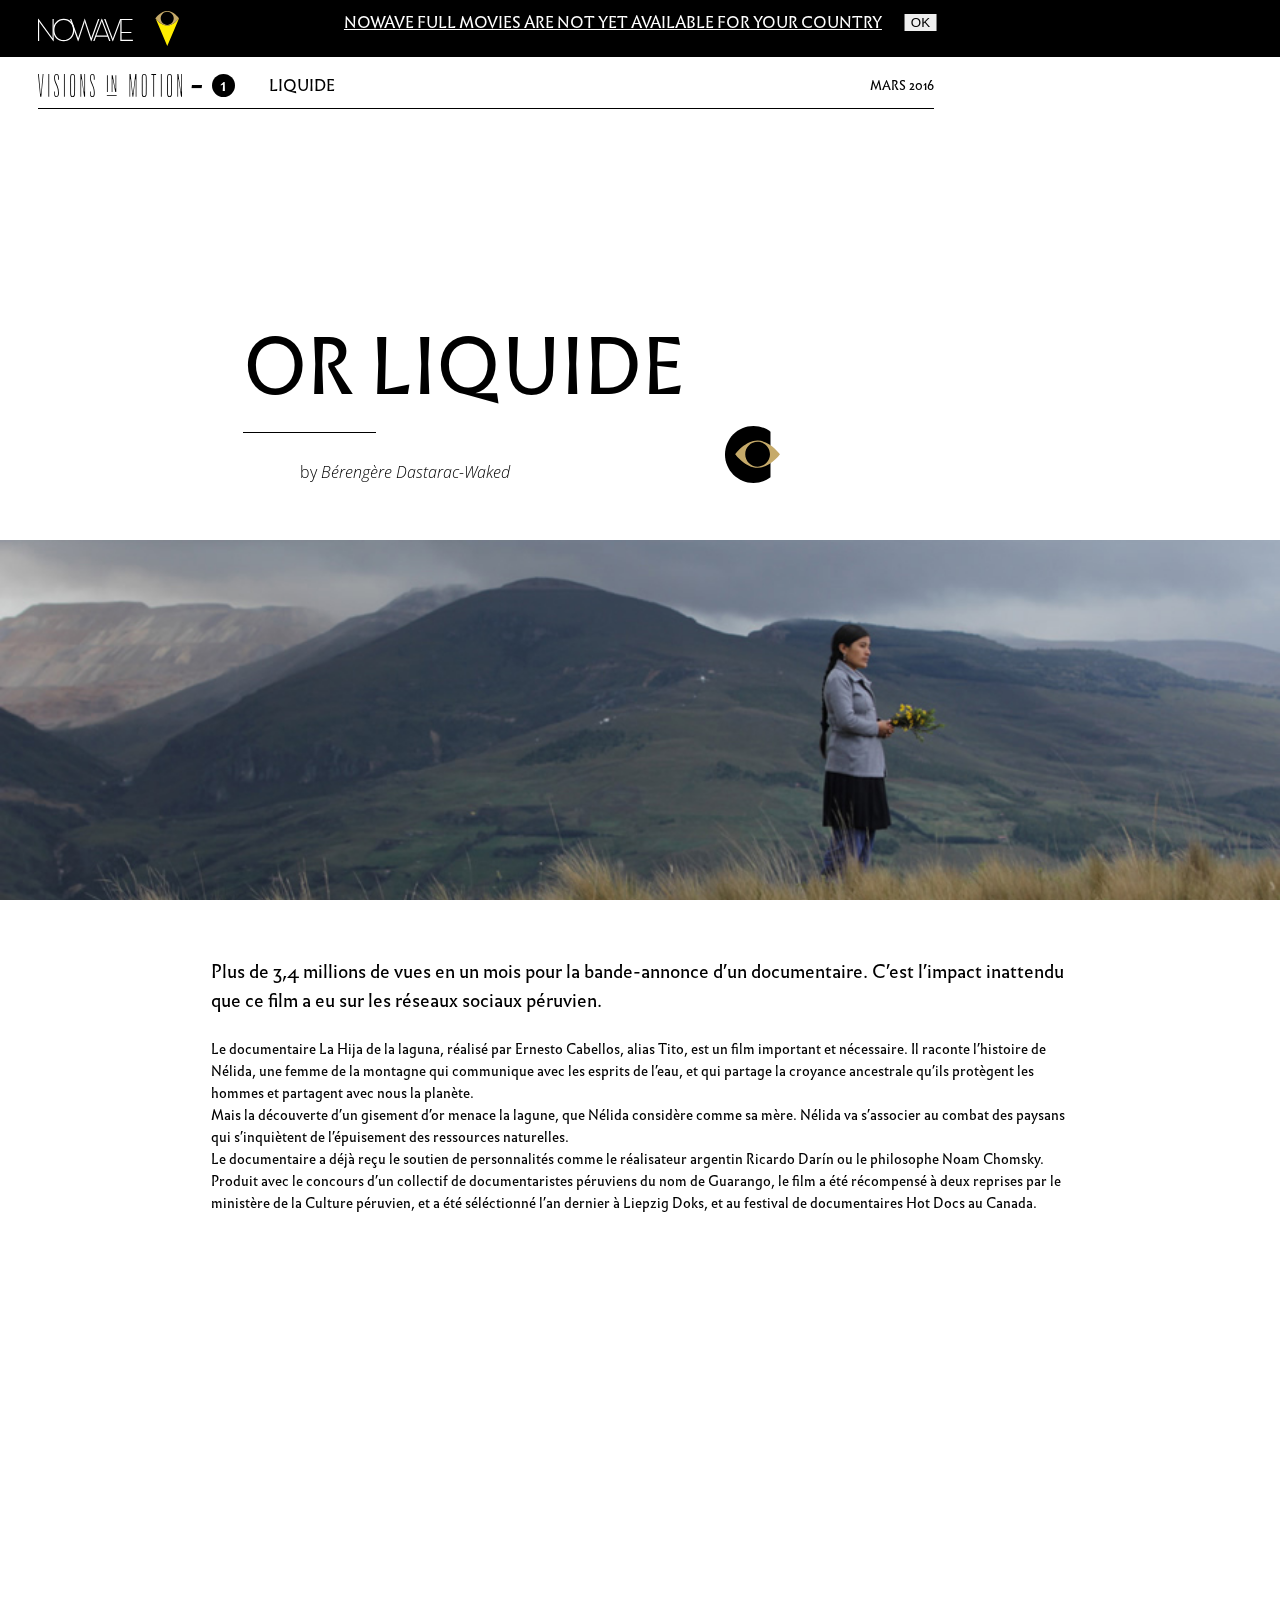
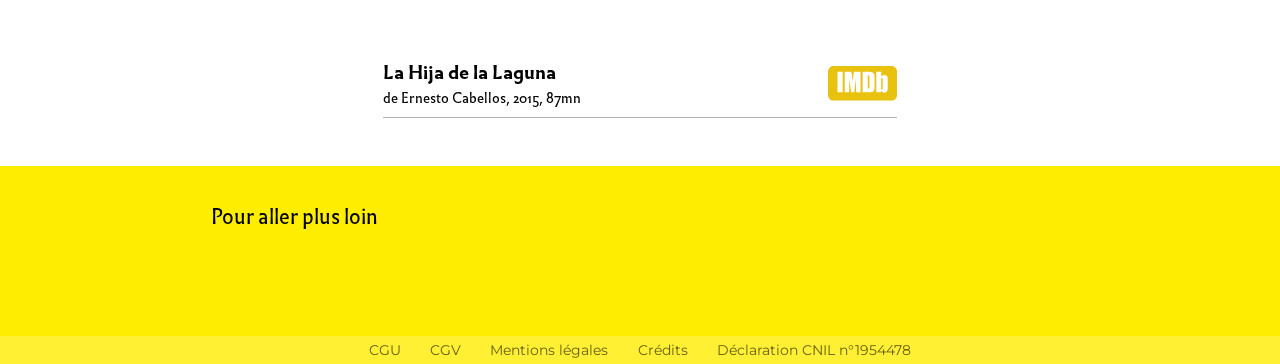
<file: movies/la_hija_de_la_laguna/index.html>
<!DOCTYPE html><html class=no-js><head><meta charset=utf-8><meta http-equiv=X-UA-Compatible content="IE=edge,chrome=1"><meta name=viewport content="width=device-width,initial-scale=1,minimum-scale=1"><meta name=keywords itemprop=keywords content="cinema, movies, curation, indie, vod, svod, vision, motion, watch, stream"><meta name=description itemprop=description content="NoWave explore des thèmes contemporains à travers le regard de réalisateurs du monde entier."><link rel=canonical itemprop=url href=/movies/la_hija_de_la_laguna/ ><link rel=alternate type=application/rss+xml title=RSS href=/feed.xml><title>NOWAVE, Visions in motion</title><link href=//www.google-analytics.com rel=dns-prefetch><link href=//cdn.mxpnl.com rel=dns-prefetch><link href=//js.stripe.com rel=dns-prefetch><link href=//cdn.vhx.tv rel=dns-prefetch><link rel=apple-touch-icon sizes=57x57 href=/icons/apple-touch-icon-57x57.png><link rel=apple-touch-icon sizes=60x60 href=/icons/apple-touch-icon-60x60.png><link rel=apple-touch-icon sizes=72x72 href=/icons/apple-touch-icon-72x72.png><link rel=apple-touch-icon sizes=76x76 href=/icons/apple-touch-icon-76x76.png><link rel=apple-touch-icon sizes=114x114 href=/icons/apple-touch-icon-114x114.png><link rel=apple-touch-icon sizes=120x120 href=/icons/apple-touch-icon-120x120.png><link rel=apple-touch-icon sizes=144x144 href=/icons/apple-touch-icon-144x144.png><link rel=apple-touch-icon sizes=152x152 href=/icons/apple-touch-icon-152x152.png><link rel=apple-touch-icon sizes=180x180 href=/icons/apple-touch-icon-180x180.png><link rel=icon type=image/png href=/icons/favicon-32x32.png sizes=32x32><link rel=icon type=image/png href=/icons/android-chrome-192x192.png sizes=192x192><link rel=icon type=image/png href=/icons/favicon-96x96.png sizes=96x96><link rel=icon type=image/png href=/icons/favicon-16x16.png sizes=16x16><link rel=manifest href=/icons/manifest.json><link rel="shortcut icon" href=/icons/favicon.ico><meta name=apple-mobile-web-app-title content=NoWave><meta name=application-name content=NoWave><meta name=msapplication-TileColor content=#da532c><meta name=msapplication-TileImage content=/icons/mstile-144x144.png><meta name=msapplication-config content=/icons/browserconfig.xml><meta name=theme-color content=#ffffff><link rel=stylesheet type=text/css href=/css/main.css><!--[if lt IE 9]><script src="https://oss.maxcdn.com/libs/html5shiv/3.7.0/html5shiv.js"></script>
			<script src="https://oss.maxcdn.com/libs/respond.js/1.4.2/respond.min.js"></script><![endif]--></head><body class=movie><div ng-controller=movieCtrl ng-init="init('La_hija_de_la_laguna')"><header class=main-header ng-controller=LoginCtrl><figure><a href=/ ><img src=/img/logo_nowave.svg alt="NoWave logo"></a></figure><div class=warn ng-show=showWarn ng-cloak=""><p>NOWAVE FULL MOVIES ARE NOT YET AVAILABLE FOR YOUR COUNTRY</p><button type=button ng-click="showWarn = ! showWarn">OK</button></div></header><header class=sub-header scroll-position=scroll ng-class="{fadeOut: scroll &gt; 20}"><figure><img src=/img/visions_in_motion_b.svg alt="NoWave, Visions in motion"></figure><p>-</p><div class=issue><span>1</span></div><div class=theme-name><a href=/themes/histoires_d_eaux>Liquide</a></div><div class=theme-date>MARS 2016</div></header><style>section.top aside.bottom{background-image:url(/img/movies/la_hija_de_la_laguna/la_hija_edito.jpg)}</style><main><section class=top><aside class=top><p>Or liquide <span>by <em>Bérengère Dastarac-Waked</em></span></p><figure><img src=/img/logo_movie.svg></figure></aside><aside class=bottom></aside></section><section id=bottom class=bottom><p>Plus de 3,4 millions de vues en un mois pour la bande-annonce d’un documentaire. C’est l’impact inattendu que ce film a eu sur les réseaux sociaux péruvien. <span>Le documentaire La Hija de la laguna, réalisé par Ernesto Cabellos, alias Tito, est un film important et nécessaire. Il raconte l’histoire de Nélida, une femme de la montagne qui communique avec les esprits de l’eau, et qui partage la croyance ancestrale qu’ils protègent les hommes et partagent avec nous la planète.<br>Mais la découverte d’un gisement d’or menace la lagune, que Nélida considère comme sa mère. Nélida va s’associer au combat des paysans qui s’inquiètent de l’épuisement des ressources naturelles.<br>Le documentaire a déjà reçu le soutien de personnalités comme le réalisateur argentin Ricardo Darín ou le philosophe Noam Chomsky. Produit avec le concours d’un collectif de documentaristes péruviens du nom de Guarango, le film a été récompensé à deux reprises par le ministère de la Culture péruvien, et a été séléctionné l’an dernier à Liepzig Doks, et au festival de documentaires Hot Docs au Canada.</span></p><div class=iframe-container><div class=type-selection ng-show=showTypeSelection><div class="item trailer" ng-click="play('trailer')">voir la bande-annonce</div></div><iframe id=videoPlayer class=video-player ng-src=%%videoUrl%% frameborder=0 webkitallowfullscreen="" mozallowfullscreen="" allowfullscreen></iframe></div><div class=movie-info><p>La Hija de la Laguna <span>de Ernesto Cabellos, 2015, 87mn</span></p><figure><a href="http://www.imdb.com/title/tt0042382/?ref_=nv_sr_1" target=_blank><img src=/img/imdb_v2.svg></a></figure></div><aside class=extras><div class=container><p class=title>Pour aller plus loin</p><div class=extra></div><div class=extra></div></div></aside><footer class=footer><ul><li><a href=/documents/cgu.html>CGU</a></li><li><a href=/documents/cgv.html>CGV</a></li><li><a href=/documents/mentions.html>Mentions légales</a></li><li><a href=/documents/credits.html>Crédits</a></li><li><a href=#>Déclaration CNIL n°1954478</a></li></ul></footer></section></main></div><script type=text/javascript src=https://js.stripe.com/v2/ ></script><script>!function(e,a,t,n,c,o,s){e.GoogleAnalyticsObject=c,e[c]=e[c]||function(){(e[c].q=e[c].q||[]).push(arguments)},e[c].l=1*new Date,o=a.createElement(t),s=a.getElementsByTagName(t)[0],o.async=1,o.src=n,s.parentNode.insertBefore(o,s)}(window,document,"script","//www.google-analytics.com/analytics.js","ga"),ga("create","UA-XXXXXXXX-X","auto"),ga("send","pageview")</script><script type=text/javascript>!function(e,t){if(!t.__SV){var n,i,p,l;window.mixpanel=t,t._i=[],t.init=function(e,n,i){function o(e,t){var n=t.split(".");2==n.length&&(e=e[n[0]],t=n[1]),e[t]=function(){e.push([t].concat(Array.prototype.slice.call(arguments,0)))}}var a=t;for("undefined"!=typeof i?a=t[i]=[]:i="mixpanel",a.people=a.people||[],a.toString=function(e){var t="mixpanel";return"mixpanel"!==i&&(t+="."+i),e||(t+=" (stub)"),t},a.people.toString=function(){return a.toString(1)+".people (stub)"},p="disable time_event track track_pageview track_links track_forms register register_once alias unregister identify name_tag set_config people.set people.set_once people.increment people.append people.union people.track_charge people.clear_charges people.delete_user".split(" "),l=0;l<p.length;l++)o(a,p[l]);t._i.push([e,n,i])},t.__SV=1.2,n=e.createElement("script"),n.type="text/javascript",n.async=!0,n.src="undefined"!=typeof MIXPANEL_CUSTOM_LIB_URL?MIXPANEL_CUSTOM_LIB_URL:"file:"===e.location.protocol&&"//cdn.mxpnl.com/libs/mixpanel-2-latest.min.js".match(/^\/\//)?"https://cdn.mxpnl.com/libs/mixpanel-2-latest.min.js":"//cdn.mxpnl.com/libs/mixpanel-2-latest.min.js",i=e.getElementsByTagName("script")[0],i.parentNode.insertBefore(n,i)}}(document,window.mixpanel||[])</script><script src=/js/scripts.js></script><script src=/js/vhx-player.js></script></body></html>
</file>
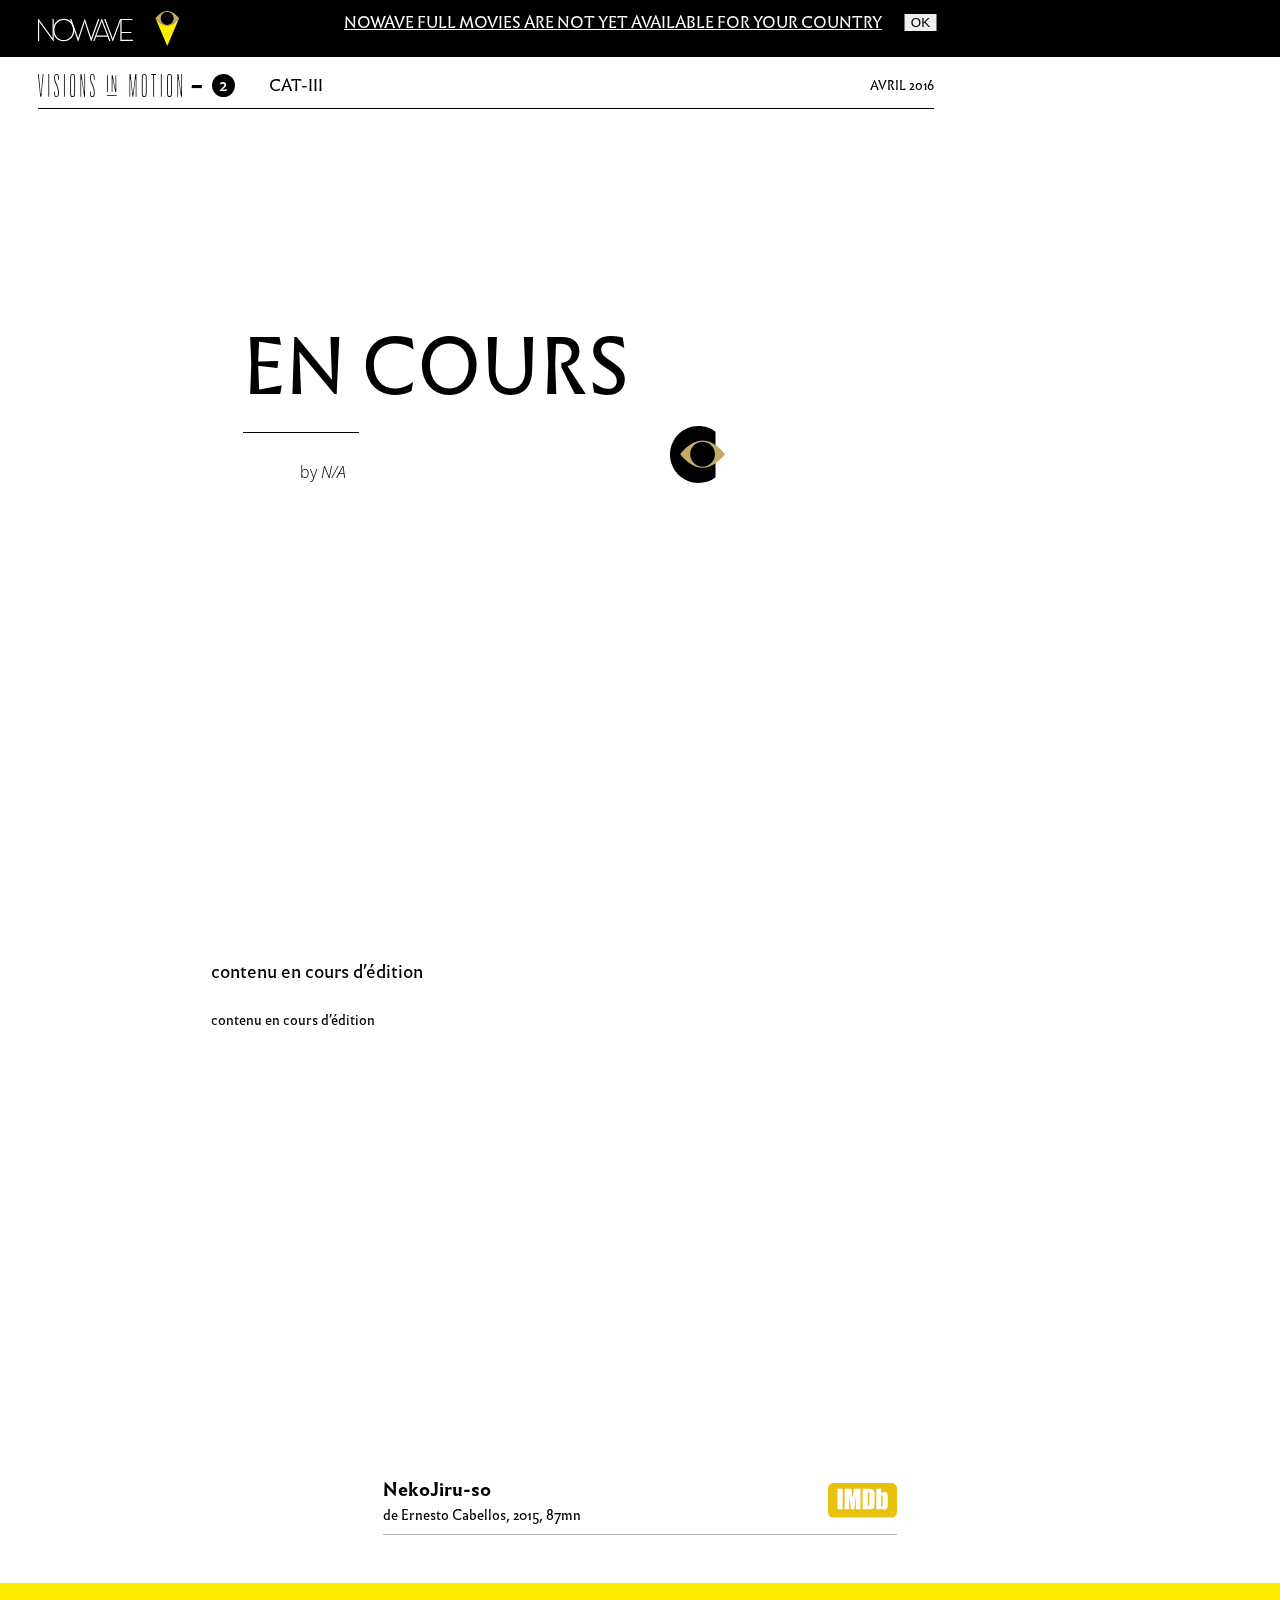
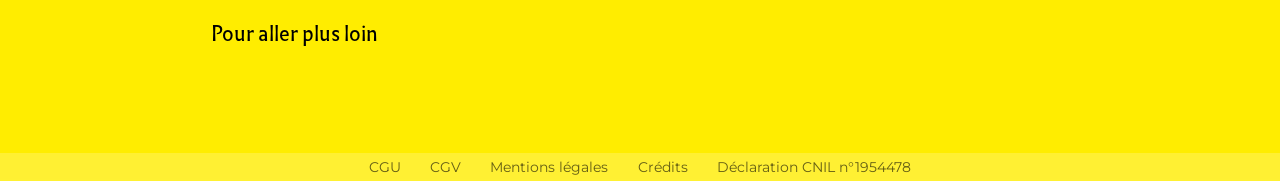
<file: movies/nekojiru_so/index.html>
<!DOCTYPE html><html class=no-js><head><meta charset=utf-8><meta http-equiv=X-UA-Compatible content="IE=edge,chrome=1"><meta name=viewport content="width=device-width,initial-scale=1,minimum-scale=1"><meta name=keywords itemprop=keywords content="cinema, movies, curation, indie, vod, svod, vision, motion, watch, stream"><meta name=description itemprop=description content="NoWave explore des thèmes contemporains à travers le regard de réalisateurs du monde entier."><link rel=canonical itemprop=url href=/movies/nekojiru_so/ ><link rel=alternate type=application/rss+xml title=RSS href=/feed.xml><title>NOWAVE, Visions in motion</title><link href=//www.google-analytics.com rel=dns-prefetch><link href=//cdn.mxpnl.com rel=dns-prefetch><link href=//js.stripe.com rel=dns-prefetch><link href=//cdn.vhx.tv rel=dns-prefetch><link rel=apple-touch-icon sizes=57x57 href=/icons/apple-touch-icon-57x57.png><link rel=apple-touch-icon sizes=60x60 href=/icons/apple-touch-icon-60x60.png><link rel=apple-touch-icon sizes=72x72 href=/icons/apple-touch-icon-72x72.png><link rel=apple-touch-icon sizes=76x76 href=/icons/apple-touch-icon-76x76.png><link rel=apple-touch-icon sizes=114x114 href=/icons/apple-touch-icon-114x114.png><link rel=apple-touch-icon sizes=120x120 href=/icons/apple-touch-icon-120x120.png><link rel=apple-touch-icon sizes=144x144 href=/icons/apple-touch-icon-144x144.png><link rel=apple-touch-icon sizes=152x152 href=/icons/apple-touch-icon-152x152.png><link rel=apple-touch-icon sizes=180x180 href=/icons/apple-touch-icon-180x180.png><link rel=icon type=image/png href=/icons/favicon-32x32.png sizes=32x32><link rel=icon type=image/png href=/icons/android-chrome-192x192.png sizes=192x192><link rel=icon type=image/png href=/icons/favicon-96x96.png sizes=96x96><link rel=icon type=image/png href=/icons/favicon-16x16.png sizes=16x16><link rel=manifest href=/icons/manifest.json><link rel="shortcut icon" href=/icons/favicon.ico><meta name=apple-mobile-web-app-title content=NoWave><meta name=application-name content=NoWave><meta name=msapplication-TileColor content=#da532c><meta name=msapplication-TileImage content=/icons/mstile-144x144.png><meta name=msapplication-config content=/icons/browserconfig.xml><meta name=theme-color content=#ffffff><link rel=stylesheet type=text/css href=/css/main.css><!--[if lt IE 9]><script src="https://oss.maxcdn.com/libs/html5shiv/3.7.0/html5shiv.js"></script>
			<script src="https://oss.maxcdn.com/libs/respond.js/1.4.2/respond.min.js"></script><![endif]--></head><body class=movie><div ng-controller=movieCtrl ng-init="init('Nekojiru_so')"><header class=main-header ng-controller=LoginCtrl><figure><a href=/ ><img src=/img/logo_nowave.svg alt="NoWave logo"></a></figure><div class=warn ng-show=showWarn ng-cloak=""><p>NOWAVE FULL MOVIES ARE NOT YET AVAILABLE FOR YOUR COUNTRY</p><button type=button ng-click="showWarn = ! showWarn">OK</button></div></header><header class=sub-header scroll-position=scroll ng-class="{fadeOut: scroll &gt; 20}"><figure><img src=/img/visions_in_motion_b.svg alt="NoWave, Visions in motion"></figure><p>-</p><div class=issue><span>2</span></div><div class=theme-name><a href=/themes/cat_III>CAT-III</a></div><div class=theme-date>AVRIL 2016</div></header><style>section.top aside.bottom{background-image:url(/)}</style><main><section class=top><aside class=top><p>en cours <span>by <em>N/A</em></span></p><figure><img src=/img/logo_movie.svg></figure></aside><aside class=bottom></aside></section><section id=bottom class=bottom><p>contenu en cours d’édition <span>contenu en cours d’édition</span></p><div class=iframe-container><div class=type-selection ng-show=showTypeSelection><div class="item trailer" ng-click="play('trailer')">voir la bande-annonce</div></div><iframe id=videoPlayer class=video-player ng-src=%%videoUrl%% frameborder=0 webkitallowfullscreen="" mozallowfullscreen="" allowfullscreen></iframe></div><div class=movie-info><p>NekoJiru-so <span>de Ernesto Cabellos, 2015, 87mn</span></p><figure><a href="" target=_blank><img src=/img/imdb_v2.svg></a></figure></div><aside class=extras><div class=container><p class=title>Pour aller plus loin</p><div class=extra></div><div class=extra></div></div></aside><footer class=footer><ul><li><a href=/documents/cgu.html>CGU</a></li><li><a href=/documents/cgv.html>CGV</a></li><li><a href=/documents/mentions.html>Mentions légales</a></li><li><a href=/documents/credits.html>Crédits</a></li><li><a href=#>Déclaration CNIL n°1954478</a></li></ul></footer></section></main></div><script type=text/javascript src=https://js.stripe.com/v2/ ></script><script>!function(e,a,t,n,c,o,s){e.GoogleAnalyticsObject=c,e[c]=e[c]||function(){(e[c].q=e[c].q||[]).push(arguments)},e[c].l=1*new Date,o=a.createElement(t),s=a.getElementsByTagName(t)[0],o.async=1,o.src=n,s.parentNode.insertBefore(o,s)}(window,document,"script","//www.google-analytics.com/analytics.js","ga"),ga("create","UA-XXXXXXXX-X","auto"),ga("send","pageview")</script><script type=text/javascript>!function(e,t){if(!t.__SV){var n,i,p,l;window.mixpanel=t,t._i=[],t.init=function(e,n,i){function o(e,t){var n=t.split(".");2==n.length&&(e=e[n[0]],t=n[1]),e[t]=function(){e.push([t].concat(Array.prototype.slice.call(arguments,0)))}}var a=t;for("undefined"!=typeof i?a=t[i]=[]:i="mixpanel",a.people=a.people||[],a.toString=function(e){var t="mixpanel";return"mixpanel"!==i&&(t+="."+i),e||(t+=" (stub)"),t},a.people.toString=function(){return a.toString(1)+".people (stub)"},p="disable time_event track track_pageview track_links track_forms register register_once alias unregister identify name_tag set_config people.set people.set_once people.increment people.append people.union people.track_charge people.clear_charges people.delete_user".split(" "),l=0;l<p.length;l++)o(a,p[l]);t._i.push([e,n,i])},t.__SV=1.2,n=e.createElement("script"),n.type="text/javascript",n.async=!0,n.src="undefined"!=typeof MIXPANEL_CUSTOM_LIB_URL?MIXPANEL_CUSTOM_LIB_URL:"file:"===e.location.protocol&&"//cdn.mxpnl.com/libs/mixpanel-2-latest.min.js".match(/^\/\//)?"https://cdn.mxpnl.com/libs/mixpanel-2-latest.min.js":"//cdn.mxpnl.com/libs/mixpanel-2-latest.min.js",i=e.getElementsByTagName("script")[0],i.parentNode.insertBefore(n,i)}}(document,window.mixpanel||[])</script><script src=/js/scripts.js></script><script src=/js/vhx-player.js></script></body></html>
</file>
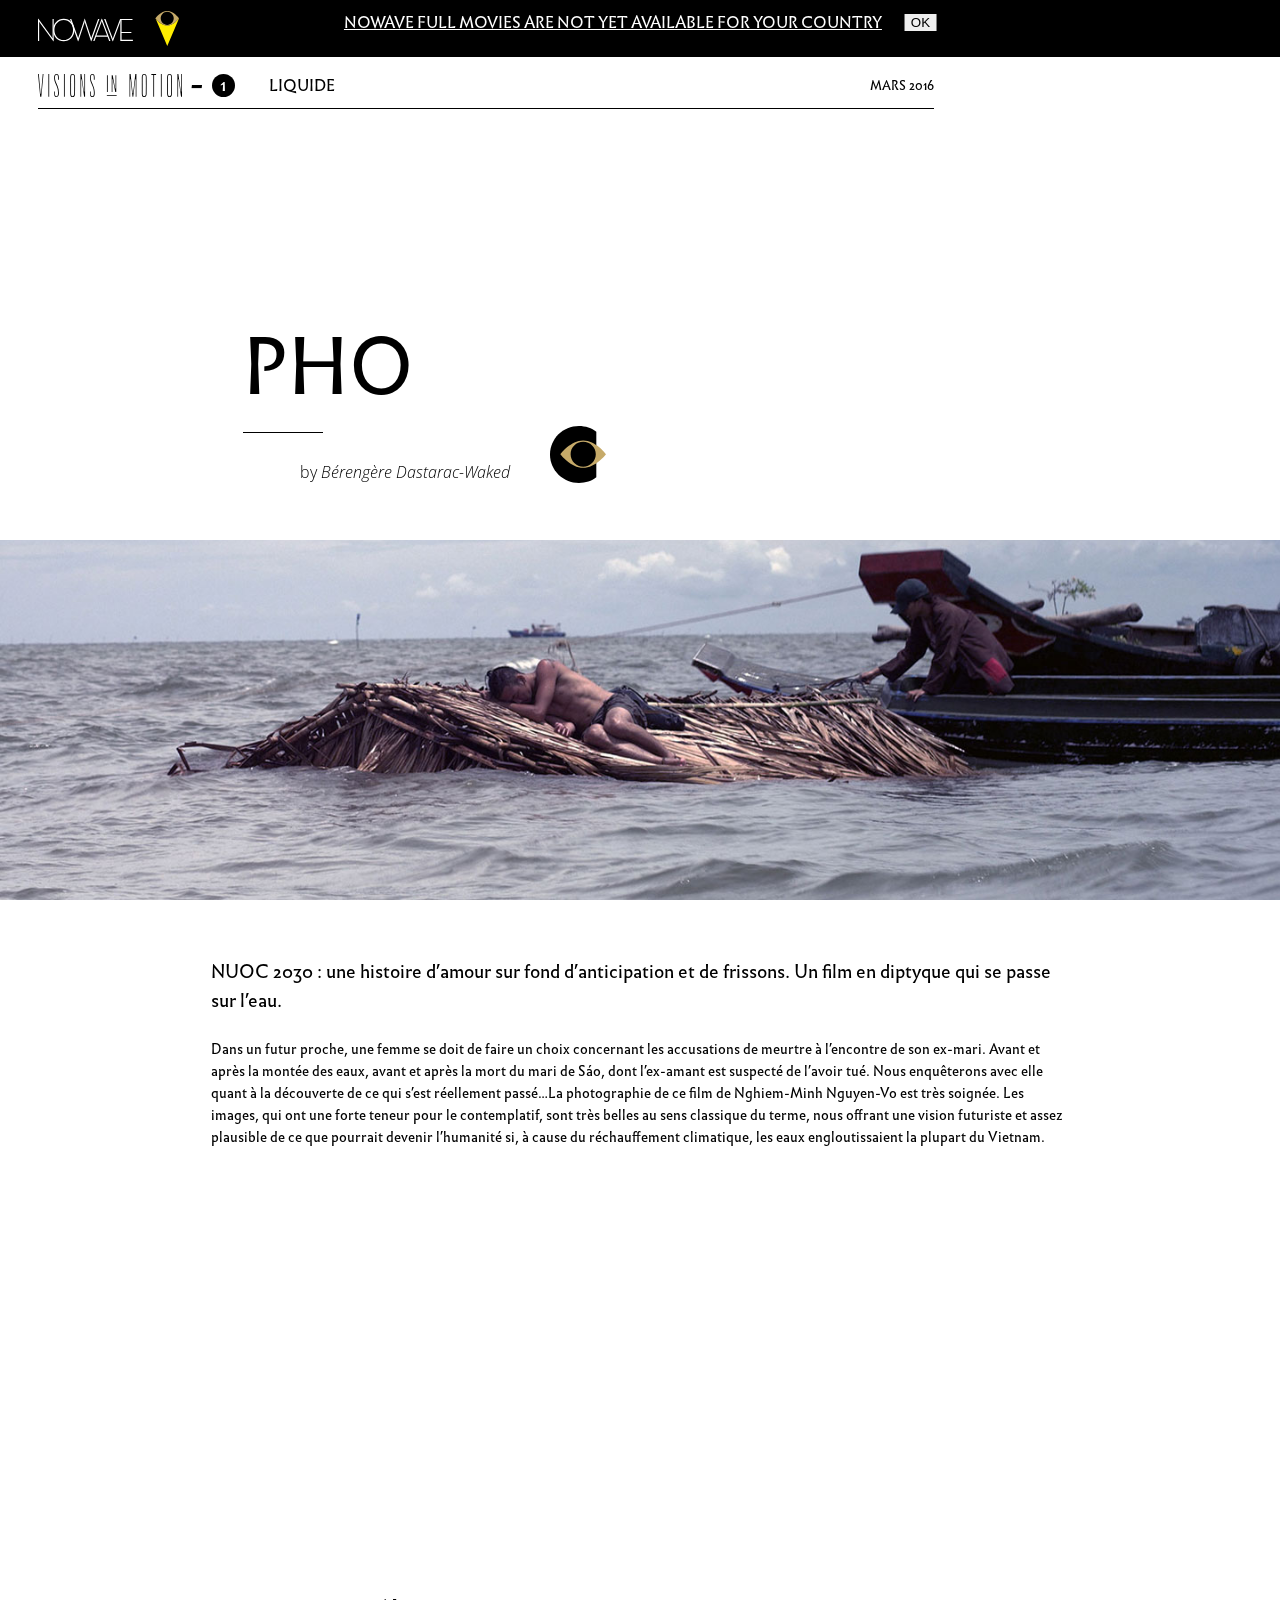
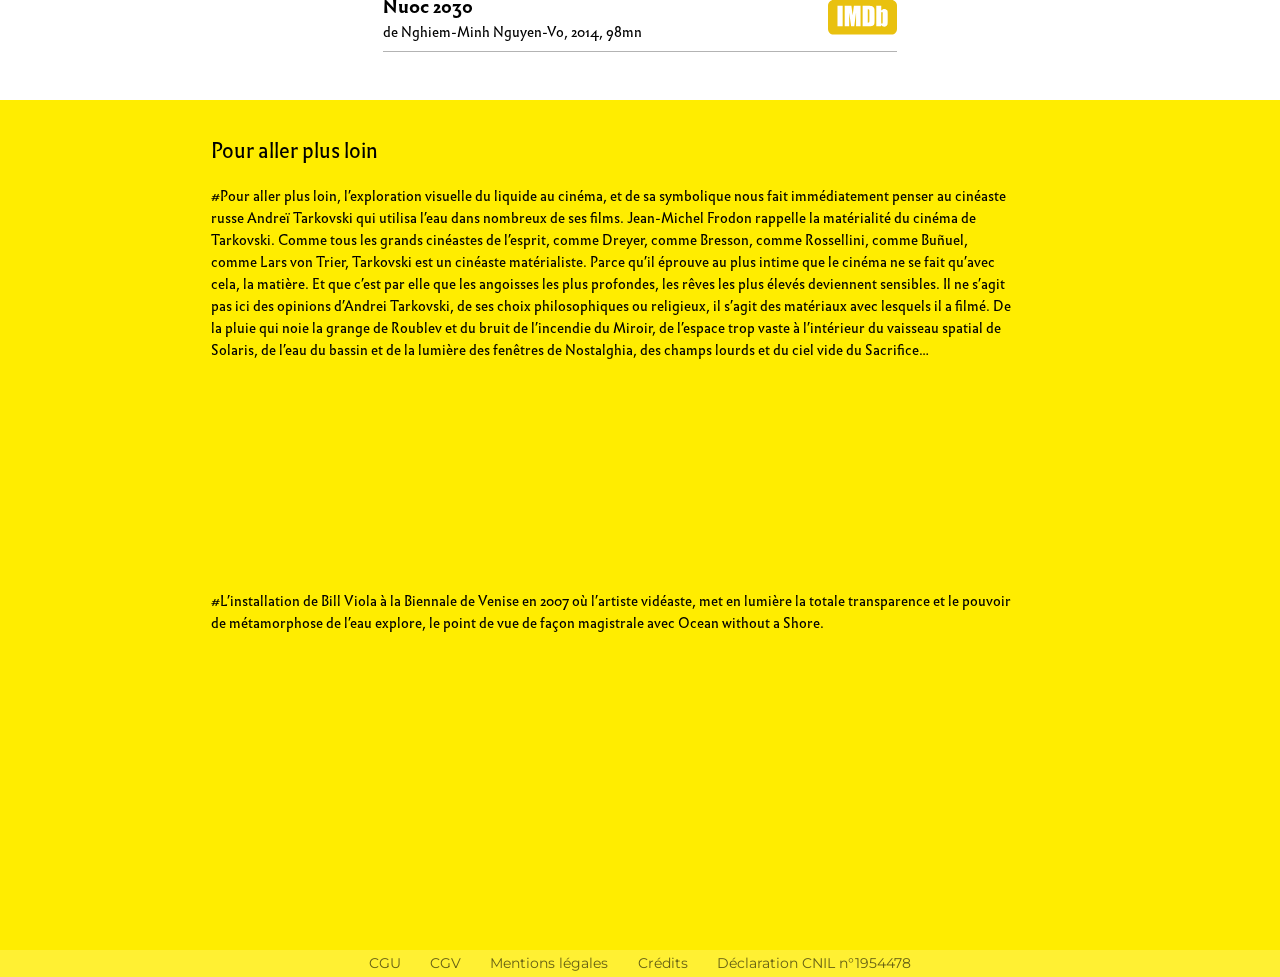
<file: movies/nuoc_2030/index.html>
<!DOCTYPE html><html class=no-js><head><meta charset=utf-8><meta http-equiv=X-UA-Compatible content="IE=edge,chrome=1"><meta name=viewport content="width=device-width,initial-scale=1,minimum-scale=1"><meta name=keywords itemprop=keywords content="cinema, movies, curation, indie, vod, svod, vision, motion, watch, stream"><meta name=description itemprop=description content="NoWave explore des thèmes contemporains à travers le regard de réalisateurs du monde entier."><link rel=canonical itemprop=url href=/movies/nuoc_2030/ ><link rel=alternate type=application/rss+xml title=RSS href=/feed.xml><title>NOWAVE, Visions in motion</title><link href=//www.google-analytics.com rel=dns-prefetch><link href=//cdn.mxpnl.com rel=dns-prefetch><link href=//js.stripe.com rel=dns-prefetch><link href=//cdn.vhx.tv rel=dns-prefetch><link rel=apple-touch-icon sizes=57x57 href=/icons/apple-touch-icon-57x57.png><link rel=apple-touch-icon sizes=60x60 href=/icons/apple-touch-icon-60x60.png><link rel=apple-touch-icon sizes=72x72 href=/icons/apple-touch-icon-72x72.png><link rel=apple-touch-icon sizes=76x76 href=/icons/apple-touch-icon-76x76.png><link rel=apple-touch-icon sizes=114x114 href=/icons/apple-touch-icon-114x114.png><link rel=apple-touch-icon sizes=120x120 href=/icons/apple-touch-icon-120x120.png><link rel=apple-touch-icon sizes=144x144 href=/icons/apple-touch-icon-144x144.png><link rel=apple-touch-icon sizes=152x152 href=/icons/apple-touch-icon-152x152.png><link rel=apple-touch-icon sizes=180x180 href=/icons/apple-touch-icon-180x180.png><link rel=icon type=image/png href=/icons/favicon-32x32.png sizes=32x32><link rel=icon type=image/png href=/icons/android-chrome-192x192.png sizes=192x192><link rel=icon type=image/png href=/icons/favicon-96x96.png sizes=96x96><link rel=icon type=image/png href=/icons/favicon-16x16.png sizes=16x16><link rel=manifest href=/icons/manifest.json><link rel="shortcut icon" href=/icons/favicon.ico><meta name=apple-mobile-web-app-title content=NoWave><meta name=application-name content=NoWave><meta name=msapplication-TileColor content=#da532c><meta name=msapplication-TileImage content=/icons/mstile-144x144.png><meta name=msapplication-config content=/icons/browserconfig.xml><meta name=theme-color content=#ffffff><link rel=stylesheet type=text/css href=/css/main.css><!--[if lt IE 9]><script src="https://oss.maxcdn.com/libs/html5shiv/3.7.0/html5shiv.js"></script>
			<script src="https://oss.maxcdn.com/libs/respond.js/1.4.2/respond.min.js"></script><![endif]--></head><body class=movie><div ng-controller=movieCtrl ng-init="init('Nuoc_2030')"><header class=main-header ng-controller=LoginCtrl><figure><a href=/ ><img src=/img/logo_nowave.svg alt="NoWave logo"></a></figure><div class=warn ng-show=showWarn ng-cloak=""><p>NOWAVE FULL MOVIES ARE NOT YET AVAILABLE FOR YOUR COUNTRY</p><button type=button ng-click="showWarn = ! showWarn">OK</button></div></header><header class=sub-header scroll-position=scroll ng-class="{fadeOut: scroll &gt; 20}"><figure><img src=/img/visions_in_motion_b.svg alt="NoWave, Visions in motion"></figure><p>-</p><div class=issue><span>1</span></div><div class=theme-name><a href=/themes/histoires_d_eaux>Liquide</a></div><div class=theme-date>MARS 2016</div></header><style>section.top aside.bottom{background-image:url(/img/movies/nuoc_2030/editorial.jpg)}</style><main><section class=top><aside class=top><p>Pho <span>by <em>Bérengère Dastarac-Waked</em></span></p><figure><img src=/img/logo_movie.svg></figure></aside><aside class=bottom></aside></section><section id=bottom class=bottom><p>NUOC 2030 : une histoire d’amour sur fond d’anticipation et de frissons. Un film en diptyque qui se passe sur l’eau. <span>Dans un futur proche, une femme se doit de faire un choix concernant les accusations de meurtre à l’encontre de son ex-mari. Avant et après la montée des eaux, avant et après la mort du mari de Sáo, dont l’ex-amant est suspecté de l’avoir tué. Nous enquêterons avec elle quant à la découverte de ce qui s’est réellement passé…La photographie de ce film de Nghiem-Minh Nguyen-Vo est très soignée. Les images, qui ont une forte teneur pour le contemplatif, sont très belles au sens classique du terme, nous offrant une vision futuriste et assez plausible de ce que pourrait devenir l’humanité si, à cause du réchauffement climatique, les eaux engloutissaient la plupart du Vietnam.</span></p><div class=iframe-container><div class=type-selection ng-show=showTypeSelection><div class="item trailer" ng-click="play('trailer')">voir la bande-annonce</div></div><iframe id=videoPlayer class=video-player ng-src=%%videoUrl%% frameborder=0 webkitallowfullscreen="" mozallowfullscreen="" allowfullscreen></iframe></div><div class=movie-info><p>Nuoc 2030 <span>de Nghiem-Minh Nguyen-Vo, 2014, 98mn</span></p><figure><a href=http://www.imdb.com/title/tt3336930/ target=_blank><img src=/img/imdb_v2.svg></a></figure></div><aside class=extras><div class=container><p class=title>Pour aller plus loin</p><div class=extra><p class=extra-text>Pour aller plus loin, l’exploration visuelle du liquide au cinéma, et de sa symbolique nous fait immédiatement penser au cinéaste russe Andreï Tarkovski qui utilisa l’eau dans nombreux de ses films. Jean-Michel Frodon rappelle la matérialité du cinéma de Tarkovski. Comme tous les grands cinéastes de l’esprit, comme Dreyer, comme Bresson, comme Rossellini, comme Buñuel, comme Lars von Trier, Tarkovski est un cinéaste matérialiste. Parce qu’il éprouve au plus intime que le cinéma ne se fait qu’avec cela, la matière. Et que c’est par elle que les angoisses les plus profondes, les rêves les plus élevés deviennent sensibles. Il ne s’agit pas ici des opinions d’Andrei Tarkovski, de ses choix philosophiques ou religieux, il s’agit des matériaux avec lesquels il a filmé. De la pluie qui noie la grange de Roublev et du bruit de l’incendie du Miroir, de l’espace trop vaste à l’intérieur du vaisseau spatial de Solaris, de l’eau du bassin et de la lumière des fenêtres de Nostalghia, des champs lourds et du ciel vide du Sacrifice…</p><iframe class=youtube src=https://www.youtube.com/embed/Dj4awZ5upgU frameborder=0 allowfullscreen></iframe></div><div class=extra><p class=extra-text>L’installation de Bill Viola à la Biennale de Venise en 2007 où l’artiste vidéaste, met en lumière la totale transparence et le pouvoir de métamorphose de l’eau explore, le point de vue de façon magistrale avec Ocean without a Shore.</p><iframe class=youtube src=https://www.youtube.com/embed/6-V7in9LObI frameborder=0 allowfullscreen></iframe></div><div class=extra></div><div class=extra></div></div></aside><footer class=footer><ul><li><a href=/documents/cgu.html>CGU</a></li><li><a href=/documents/cgv.html>CGV</a></li><li><a href=/documents/mentions.html>Mentions légales</a></li><li><a href=/documents/credits.html>Crédits</a></li><li><a href=#>Déclaration CNIL n°1954478</a></li></ul></footer></section></main></div><script type=text/javascript src=https://js.stripe.com/v2/ ></script><script>!function(e,a,t,n,c,o,s){e.GoogleAnalyticsObject=c,e[c]=e[c]||function(){(e[c].q=e[c].q||[]).push(arguments)},e[c].l=1*new Date,o=a.createElement(t),s=a.getElementsByTagName(t)[0],o.async=1,o.src=n,s.parentNode.insertBefore(o,s)}(window,document,"script","//www.google-analytics.com/analytics.js","ga"),ga("create","UA-XXXXXXXX-X","auto"),ga("send","pageview")</script><script type=text/javascript>!function(e,t){if(!t.__SV){var n,i,p,l;window.mixpanel=t,t._i=[],t.init=function(e,n,i){function o(e,t){var n=t.split(".");2==n.length&&(e=e[n[0]],t=n[1]),e[t]=function(){e.push([t].concat(Array.prototype.slice.call(arguments,0)))}}var a=t;for("undefined"!=typeof i?a=t[i]=[]:i="mixpanel",a.people=a.people||[],a.toString=function(e){var t="mixpanel";return"mixpanel"!==i&&(t+="."+i),e||(t+=" (stub)"),t},a.people.toString=function(){return a.toString(1)+".people (stub)"},p="disable time_event track track_pageview track_links track_forms register register_once alias unregister identify name_tag set_config people.set people.set_once people.increment people.append people.union people.track_charge people.clear_charges people.delete_user".split(" "),l=0;l<p.length;l++)o(a,p[l]);t._i.push([e,n,i])},t.__SV=1.2,n=e.createElement("script"),n.type="text/javascript",n.async=!0,n.src="undefined"!=typeof MIXPANEL_CUSTOM_LIB_URL?MIXPANEL_CUSTOM_LIB_URL:"file:"===e.location.protocol&&"//cdn.mxpnl.com/libs/mixpanel-2-latest.min.js".match(/^\/\//)?"https://cdn.mxpnl.com/libs/mixpanel-2-latest.min.js":"//cdn.mxpnl.com/libs/mixpanel-2-latest.min.js",i=e.getElementsByTagName("script")[0],i.parentNode.insertBefore(n,i)}}(document,window.mixpanel||[])</script><script src=/js/scripts.js></script><script src=/js/vhx-player.js></script></body></html>
</file>
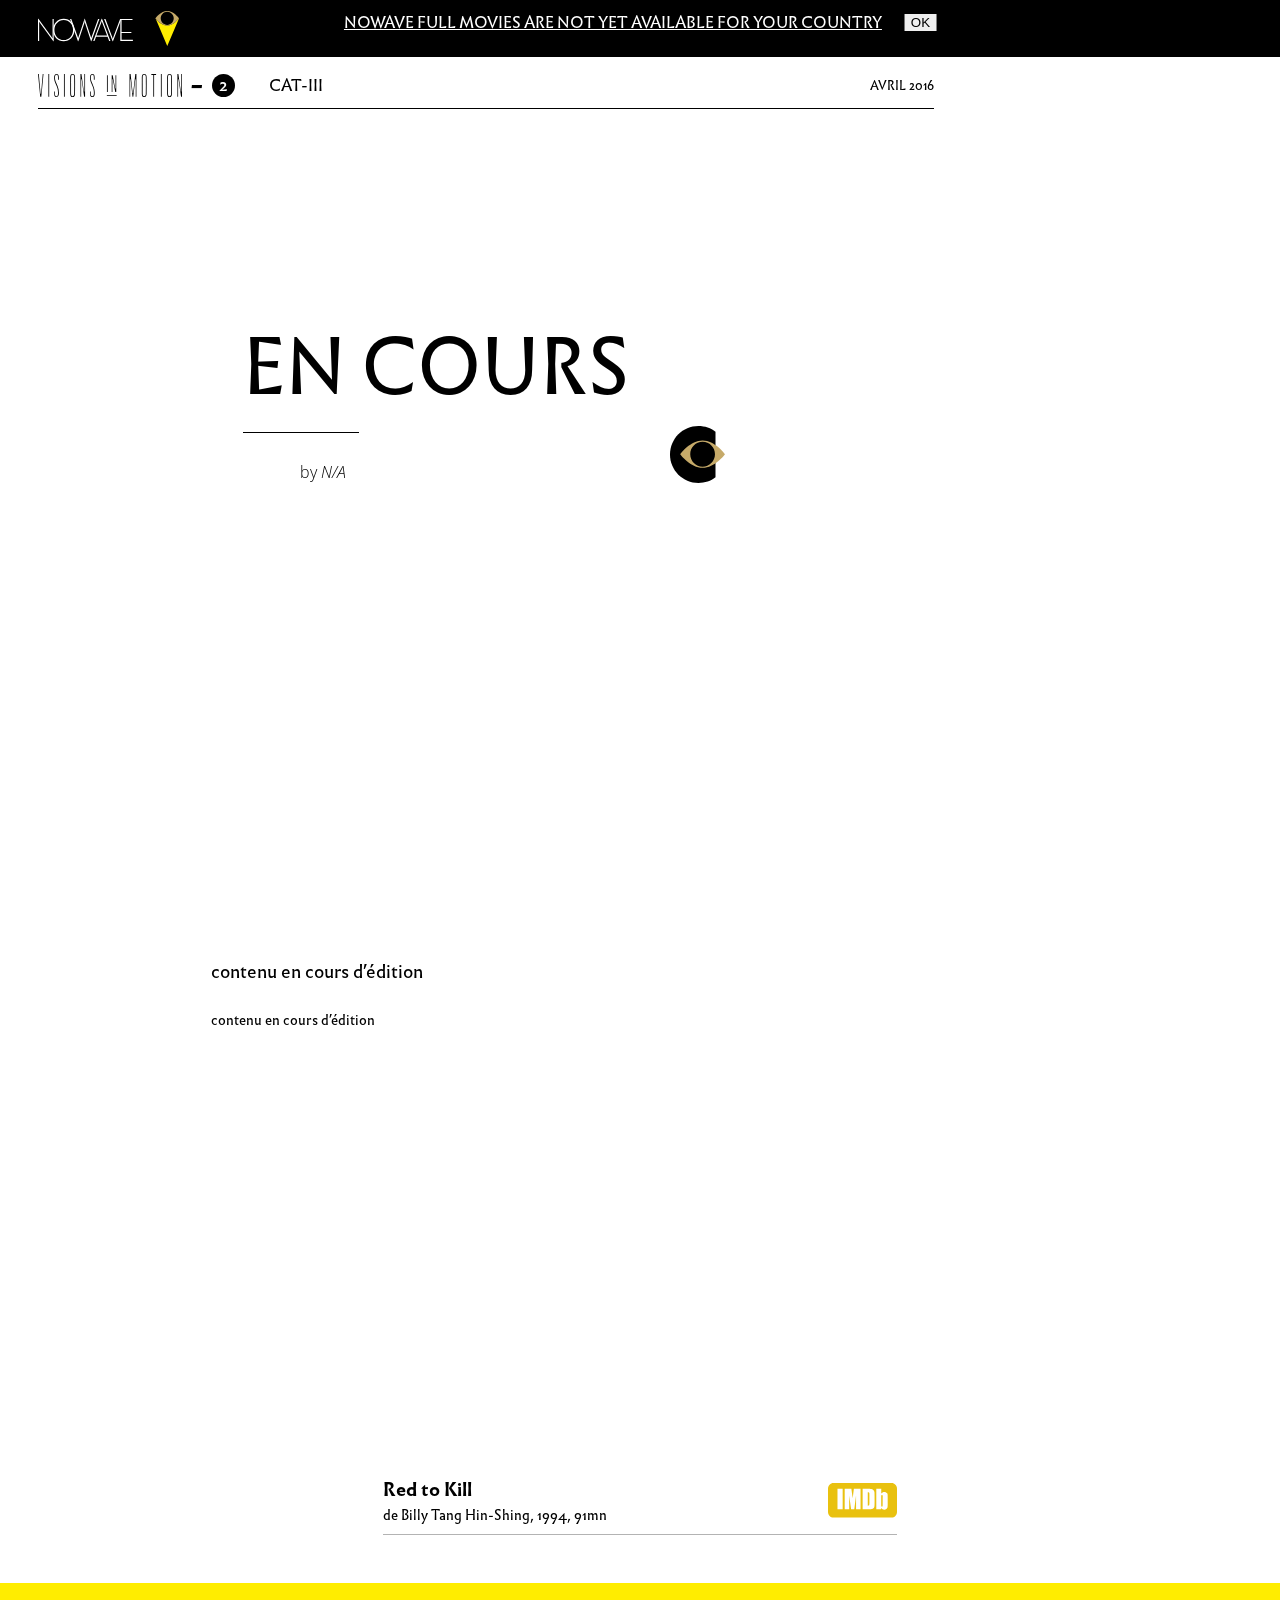
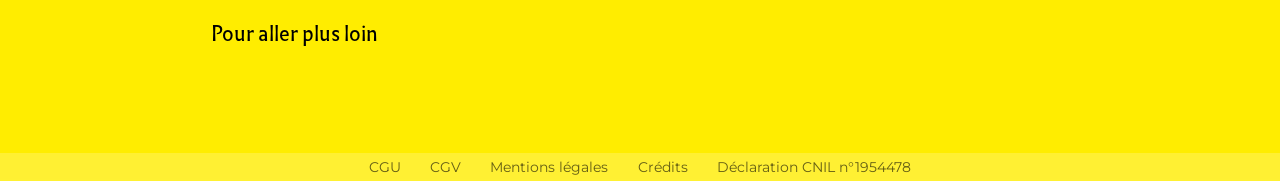
<file: movies/red_to_kill/index.html>
<!DOCTYPE html><html class=no-js><head><meta charset=utf-8><meta http-equiv=X-UA-Compatible content="IE=edge,chrome=1"><meta name=viewport content="width=device-width,initial-scale=1,minimum-scale=1"><meta name=keywords itemprop=keywords content="cinema, movies, curation, indie, vod, svod, vision, motion, watch, stream"><meta name=description itemprop=description content="NoWave explore des thèmes contemporains à travers le regard de réalisateurs du monde entier."><link rel=canonical itemprop=url href=/movies/red_to_kill/ ><link rel=alternate type=application/rss+xml title=RSS href=/feed.xml><title>NOWAVE, Visions in motion</title><link href=//www.google-analytics.com rel=dns-prefetch><link href=//cdn.mxpnl.com rel=dns-prefetch><link href=//js.stripe.com rel=dns-prefetch><link href=//cdn.vhx.tv rel=dns-prefetch><link rel=apple-touch-icon sizes=57x57 href=/icons/apple-touch-icon-57x57.png><link rel=apple-touch-icon sizes=60x60 href=/icons/apple-touch-icon-60x60.png><link rel=apple-touch-icon sizes=72x72 href=/icons/apple-touch-icon-72x72.png><link rel=apple-touch-icon sizes=76x76 href=/icons/apple-touch-icon-76x76.png><link rel=apple-touch-icon sizes=114x114 href=/icons/apple-touch-icon-114x114.png><link rel=apple-touch-icon sizes=120x120 href=/icons/apple-touch-icon-120x120.png><link rel=apple-touch-icon sizes=144x144 href=/icons/apple-touch-icon-144x144.png><link rel=apple-touch-icon sizes=152x152 href=/icons/apple-touch-icon-152x152.png><link rel=apple-touch-icon sizes=180x180 href=/icons/apple-touch-icon-180x180.png><link rel=icon type=image/png href=/icons/favicon-32x32.png sizes=32x32><link rel=icon type=image/png href=/icons/android-chrome-192x192.png sizes=192x192><link rel=icon type=image/png href=/icons/favicon-96x96.png sizes=96x96><link rel=icon type=image/png href=/icons/favicon-16x16.png sizes=16x16><link rel=manifest href=/icons/manifest.json><link rel="shortcut icon" href=/icons/favicon.ico><meta name=apple-mobile-web-app-title content=NoWave><meta name=application-name content=NoWave><meta name=msapplication-TileColor content=#da532c><meta name=msapplication-TileImage content=/icons/mstile-144x144.png><meta name=msapplication-config content=/icons/browserconfig.xml><meta name=theme-color content=#ffffff><link rel=stylesheet type=text/css href=/css/main.css><!--[if lt IE 9]><script src="https://oss.maxcdn.com/libs/html5shiv/3.7.0/html5shiv.js"></script>
			<script src="https://oss.maxcdn.com/libs/respond.js/1.4.2/respond.min.js"></script><![endif]--></head><body class=movie><div ng-controller=movieCtrl ng-init="init('Red_to_kill')"><header class=main-header ng-controller=LoginCtrl><figure><a href=/ ><img src=/img/logo_nowave.svg alt="NoWave logo"></a></figure><div class=warn ng-show=showWarn ng-cloak=""><p>NOWAVE FULL MOVIES ARE NOT YET AVAILABLE FOR YOUR COUNTRY</p><button type=button ng-click="showWarn = ! showWarn">OK</button></div></header><header class=sub-header scroll-position=scroll ng-class="{fadeOut: scroll &gt; 20}"><figure><img src=/img/visions_in_motion_b.svg alt="NoWave, Visions in motion"></figure><p>-</p><div class=issue><span>2</span></div><div class=theme-name><a href=/themes/cat_III>CAT-III</a></div><div class=theme-date>AVRIL 2016</div></header><style>section.top aside.bottom{background-image:url(/)}</style><main><section class=top><aside class=top><p>en cours <span>by <em>N/A</em></span></p><figure><img src=/img/logo_movie.svg></figure></aside><aside class=bottom></aside></section><section id=bottom class=bottom><p>contenu en cours d’édition <span>contenu en cours d’édition</span></p><div class=iframe-container><div class=type-selection ng-show=showTypeSelection><div class="item trailer" ng-click="play('trailer')">voir la bande-annonce</div></div><iframe id=videoPlayer class=video-player ng-src=%%videoUrl%% frameborder=0 webkitallowfullscreen="" mozallowfullscreen="" allowfullscreen></iframe></div><div class=movie-info><p>Red to Kill <span>de Billy Tang Hin-Shing, 1994, 91mn</span></p><figure><a href="" target=_blank><img src=/img/imdb_v2.svg></a></figure></div><aside class=extras><div class=container><p class=title>Pour aller plus loin</p><div class=extra></div><div class=extra></div></div></aside><footer class=footer><ul><li><a href=/documents/cgu.html>CGU</a></li><li><a href=/documents/cgv.html>CGV</a></li><li><a href=/documents/mentions.html>Mentions légales</a></li><li><a href=/documents/credits.html>Crédits</a></li><li><a href=#>Déclaration CNIL n°1954478</a></li></ul></footer></section></main></div><script type=text/javascript src=https://js.stripe.com/v2/ ></script><script>!function(e,a,t,n,c,o,s){e.GoogleAnalyticsObject=c,e[c]=e[c]||function(){(e[c].q=e[c].q||[]).push(arguments)},e[c].l=1*new Date,o=a.createElement(t),s=a.getElementsByTagName(t)[0],o.async=1,o.src=n,s.parentNode.insertBefore(o,s)}(window,document,"script","//www.google-analytics.com/analytics.js","ga"),ga("create","UA-XXXXXXXX-X","auto"),ga("send","pageview")</script><script type=text/javascript>!function(e,t){if(!t.__SV){var n,i,p,l;window.mixpanel=t,t._i=[],t.init=function(e,n,i){function o(e,t){var n=t.split(".");2==n.length&&(e=e[n[0]],t=n[1]),e[t]=function(){e.push([t].concat(Array.prototype.slice.call(arguments,0)))}}var a=t;for("undefined"!=typeof i?a=t[i]=[]:i="mixpanel",a.people=a.people||[],a.toString=function(e){var t="mixpanel";return"mixpanel"!==i&&(t+="."+i),e||(t+=" (stub)"),t},a.people.toString=function(){return a.toString(1)+".people (stub)"},p="disable time_event track track_pageview track_links track_forms register register_once alias unregister identify name_tag set_config people.set people.set_once people.increment people.append people.union people.track_charge people.clear_charges people.delete_user".split(" "),l=0;l<p.length;l++)o(a,p[l]);t._i.push([e,n,i])},t.__SV=1.2,n=e.createElement("script"),n.type="text/javascript",n.async=!0,n.src="undefined"!=typeof MIXPANEL_CUSTOM_LIB_URL?MIXPANEL_CUSTOM_LIB_URL:"file:"===e.location.protocol&&"//cdn.mxpnl.com/libs/mixpanel-2-latest.min.js".match(/^\/\//)?"https://cdn.mxpnl.com/libs/mixpanel-2-latest.min.js":"//cdn.mxpnl.com/libs/mixpanel-2-latest.min.js",i=e.getElementsByTagName("script")[0],i.parentNode.insertBefore(n,i)}}(document,window.mixpanel||[])</script><script src=/js/scripts.js></script><script src=/js/vhx-player.js></script></body></html>
</file>
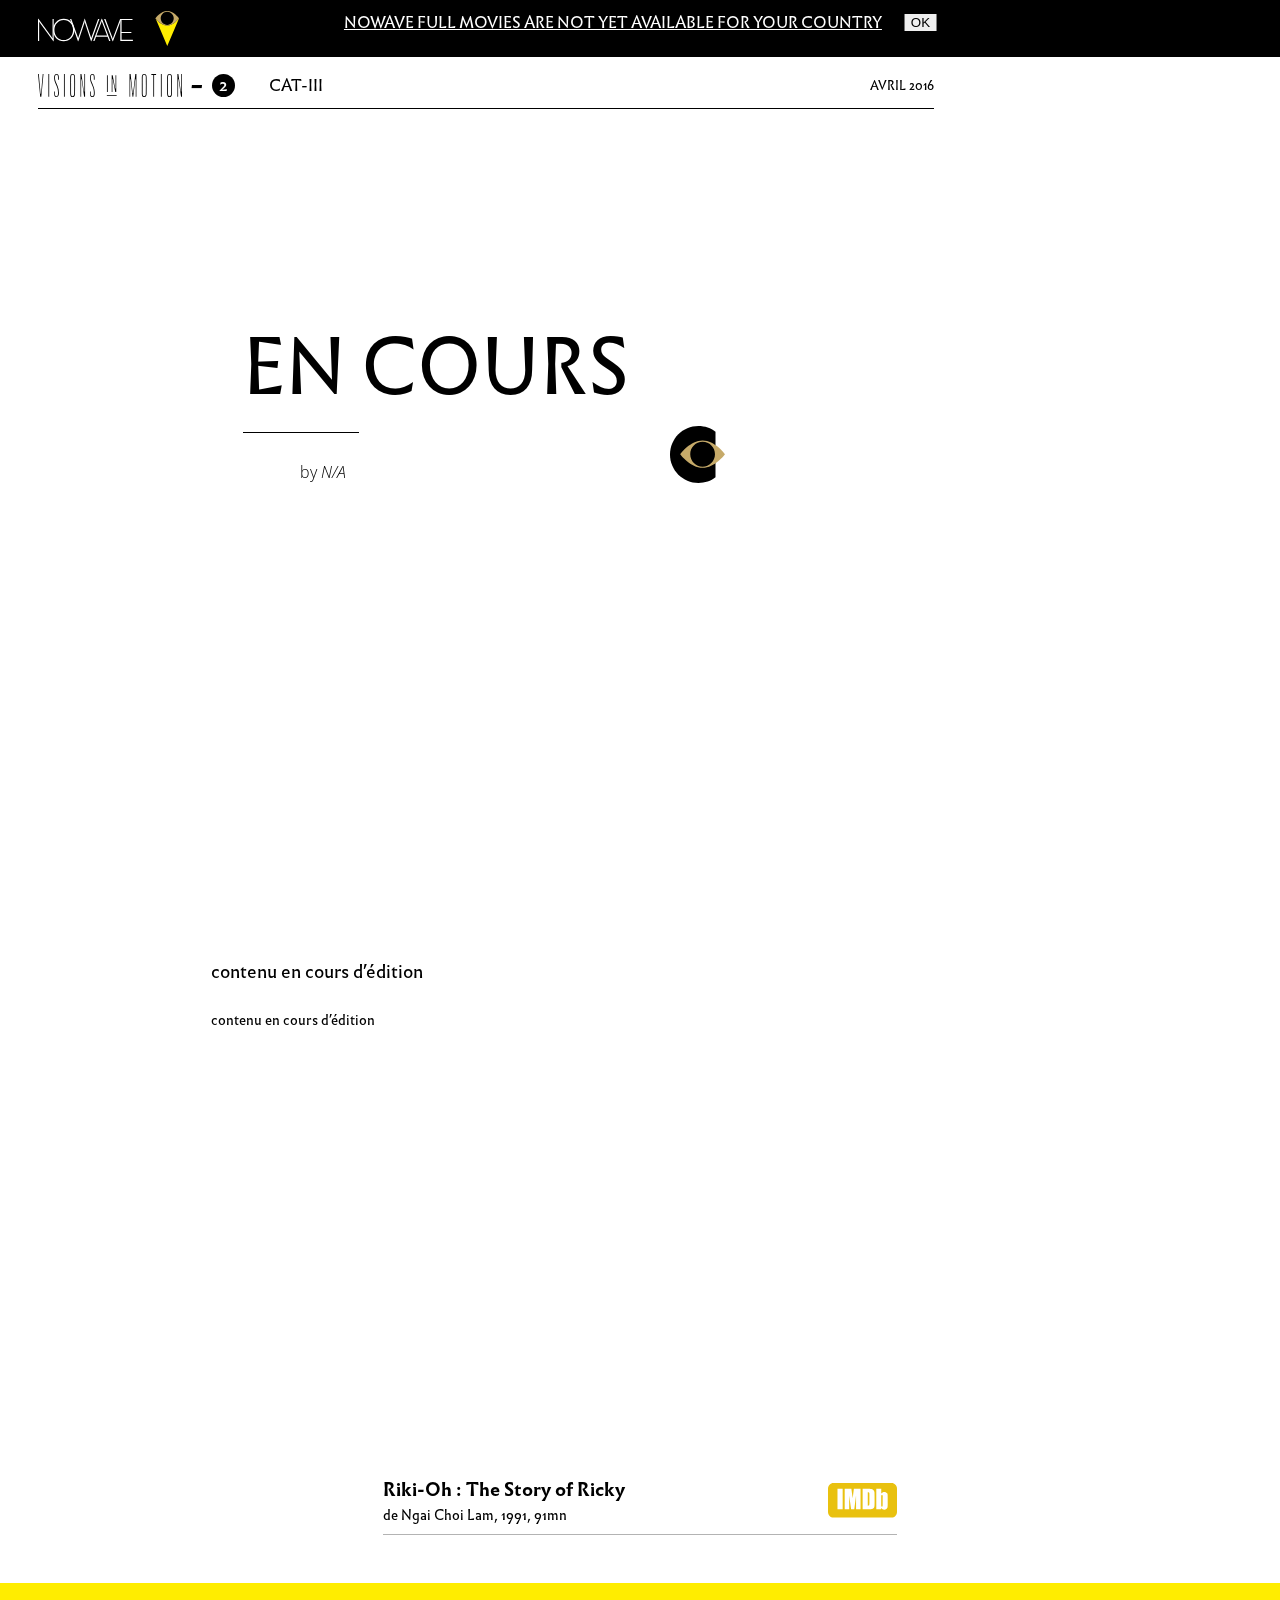
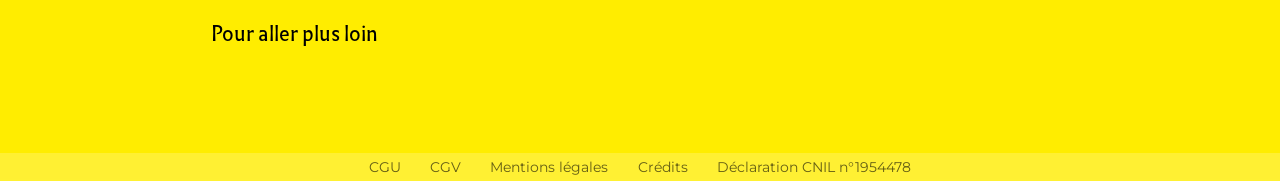
<file: movies/riki_oh/index.html>
<!DOCTYPE html><html class=no-js><head><meta charset=utf-8><meta http-equiv=X-UA-Compatible content="IE=edge,chrome=1"><meta name=viewport content="width=device-width,initial-scale=1,minimum-scale=1"><meta name=keywords itemprop=keywords content="cinema, movies, curation, indie, vod, svod, vision, motion, watch, stream"><meta name=description itemprop=description content="NoWave explore des thèmes contemporains à travers le regard de réalisateurs du monde entier."><link rel=canonical itemprop=url href=/movies/riki_oh/ ><link rel=alternate type=application/rss+xml title=RSS href=/feed.xml><title>NOWAVE, Visions in motion</title><link href=//www.google-analytics.com rel=dns-prefetch><link href=//cdn.mxpnl.com rel=dns-prefetch><link href=//js.stripe.com rel=dns-prefetch><link href=//cdn.vhx.tv rel=dns-prefetch><link rel=apple-touch-icon sizes=57x57 href=/icons/apple-touch-icon-57x57.png><link rel=apple-touch-icon sizes=60x60 href=/icons/apple-touch-icon-60x60.png><link rel=apple-touch-icon sizes=72x72 href=/icons/apple-touch-icon-72x72.png><link rel=apple-touch-icon sizes=76x76 href=/icons/apple-touch-icon-76x76.png><link rel=apple-touch-icon sizes=114x114 href=/icons/apple-touch-icon-114x114.png><link rel=apple-touch-icon sizes=120x120 href=/icons/apple-touch-icon-120x120.png><link rel=apple-touch-icon sizes=144x144 href=/icons/apple-touch-icon-144x144.png><link rel=apple-touch-icon sizes=152x152 href=/icons/apple-touch-icon-152x152.png><link rel=apple-touch-icon sizes=180x180 href=/icons/apple-touch-icon-180x180.png><link rel=icon type=image/png href=/icons/favicon-32x32.png sizes=32x32><link rel=icon type=image/png href=/icons/android-chrome-192x192.png sizes=192x192><link rel=icon type=image/png href=/icons/favicon-96x96.png sizes=96x96><link rel=icon type=image/png href=/icons/favicon-16x16.png sizes=16x16><link rel=manifest href=/icons/manifest.json><link rel="shortcut icon" href=/icons/favicon.ico><meta name=apple-mobile-web-app-title content=NoWave><meta name=application-name content=NoWave><meta name=msapplication-TileColor content=#da532c><meta name=msapplication-TileImage content=/icons/mstile-144x144.png><meta name=msapplication-config content=/icons/browserconfig.xml><meta name=theme-color content=#ffffff><link rel=stylesheet type=text/css href=/css/main.css><!--[if lt IE 9]><script src="https://oss.maxcdn.com/libs/html5shiv/3.7.0/html5shiv.js"></script>
			<script src="https://oss.maxcdn.com/libs/respond.js/1.4.2/respond.min.js"></script><![endif]--></head><body class=movie><div ng-controller=movieCtrl ng-init="init('Riki_oh')"><header class=main-header ng-controller=LoginCtrl><figure><a href=/ ><img src=/img/logo_nowave.svg alt="NoWave logo"></a></figure><div class=warn ng-show=showWarn ng-cloak=""><p>NOWAVE FULL MOVIES ARE NOT YET AVAILABLE FOR YOUR COUNTRY</p><button type=button ng-click="showWarn = ! showWarn">OK</button></div></header><header class=sub-header scroll-position=scroll ng-class="{fadeOut: scroll &gt; 20}"><figure><img src=/img/visions_in_motion_b.svg alt="NoWave, Visions in motion"></figure><p>-</p><div class=issue><span>2</span></div><div class=theme-name><a href=/themes/cat_III>CAT-III</a></div><div class=theme-date>AVRIL 2016</div></header><style>section.top aside.bottom{background-image:url(/)}</style><main><section class=top><aside class=top><p>en cours <span>by <em>N/A</em></span></p><figure><img src=/img/logo_movie.svg></figure></aside><aside class=bottom></aside></section><section id=bottom class=bottom><p>contenu en cours d’édition <span>contenu en cours d’édition</span></p><div class=iframe-container><div class=type-selection ng-show=showTypeSelection><div class="item trailer" ng-click="play('trailer')">voir la bande-annonce</div></div><iframe id=videoPlayer class=video-player ng-src=%%videoUrl%% frameborder=0 webkitallowfullscreen="" mozallowfullscreen="" allowfullscreen></iframe></div><div class=movie-info><p>Riki-Oh &#58; The Story of Ricky <span>de Ngai Choi Lam, 1991, 91mn</span></p><figure><a href="" target=_blank><img src=/img/imdb_v2.svg></a></figure></div><aside class=extras><div class=container><p class=title>Pour aller plus loin</p><div class=extra></div><div class=extra></div></div></aside><footer class=footer><ul><li><a href=/documents/cgu.html>CGU</a></li><li><a href=/documents/cgv.html>CGV</a></li><li><a href=/documents/mentions.html>Mentions légales</a></li><li><a href=/documents/credits.html>Crédits</a></li><li><a href=#>Déclaration CNIL n°1954478</a></li></ul></footer></section></main></div><script type=text/javascript src=https://js.stripe.com/v2/ ></script><script>!function(e,a,t,n,c,o,s){e.GoogleAnalyticsObject=c,e[c]=e[c]||function(){(e[c].q=e[c].q||[]).push(arguments)},e[c].l=1*new Date,o=a.createElement(t),s=a.getElementsByTagName(t)[0],o.async=1,o.src=n,s.parentNode.insertBefore(o,s)}(window,document,"script","//www.google-analytics.com/analytics.js","ga"),ga("create","UA-XXXXXXXX-X","auto"),ga("send","pageview")</script><script type=text/javascript>!function(e,t){if(!t.__SV){var n,i,p,l;window.mixpanel=t,t._i=[],t.init=function(e,n,i){function o(e,t){var n=t.split(".");2==n.length&&(e=e[n[0]],t=n[1]),e[t]=function(){e.push([t].concat(Array.prototype.slice.call(arguments,0)))}}var a=t;for("undefined"!=typeof i?a=t[i]=[]:i="mixpanel",a.people=a.people||[],a.toString=function(e){var t="mixpanel";return"mixpanel"!==i&&(t+="."+i),e||(t+=" (stub)"),t},a.people.toString=function(){return a.toString(1)+".people (stub)"},p="disable time_event track track_pageview track_links track_forms register register_once alias unregister identify name_tag set_config people.set people.set_once people.increment people.append people.union people.track_charge people.clear_charges people.delete_user".split(" "),l=0;l<p.length;l++)o(a,p[l]);t._i.push([e,n,i])},t.__SV=1.2,n=e.createElement("script"),n.type="text/javascript",n.async=!0,n.src="undefined"!=typeof MIXPANEL_CUSTOM_LIB_URL?MIXPANEL_CUSTOM_LIB_URL:"file:"===e.location.protocol&&"//cdn.mxpnl.com/libs/mixpanel-2-latest.min.js".match(/^\/\//)?"https://cdn.mxpnl.com/libs/mixpanel-2-latest.min.js":"//cdn.mxpnl.com/libs/mixpanel-2-latest.min.js",i=e.getElementsByTagName("script")[0],i.parentNode.insertBefore(n,i)}}(document,window.mixpanel||[])</script><script src=/js/scripts.js></script><script src=/js/vhx-player.js></script></body></html>
</file>
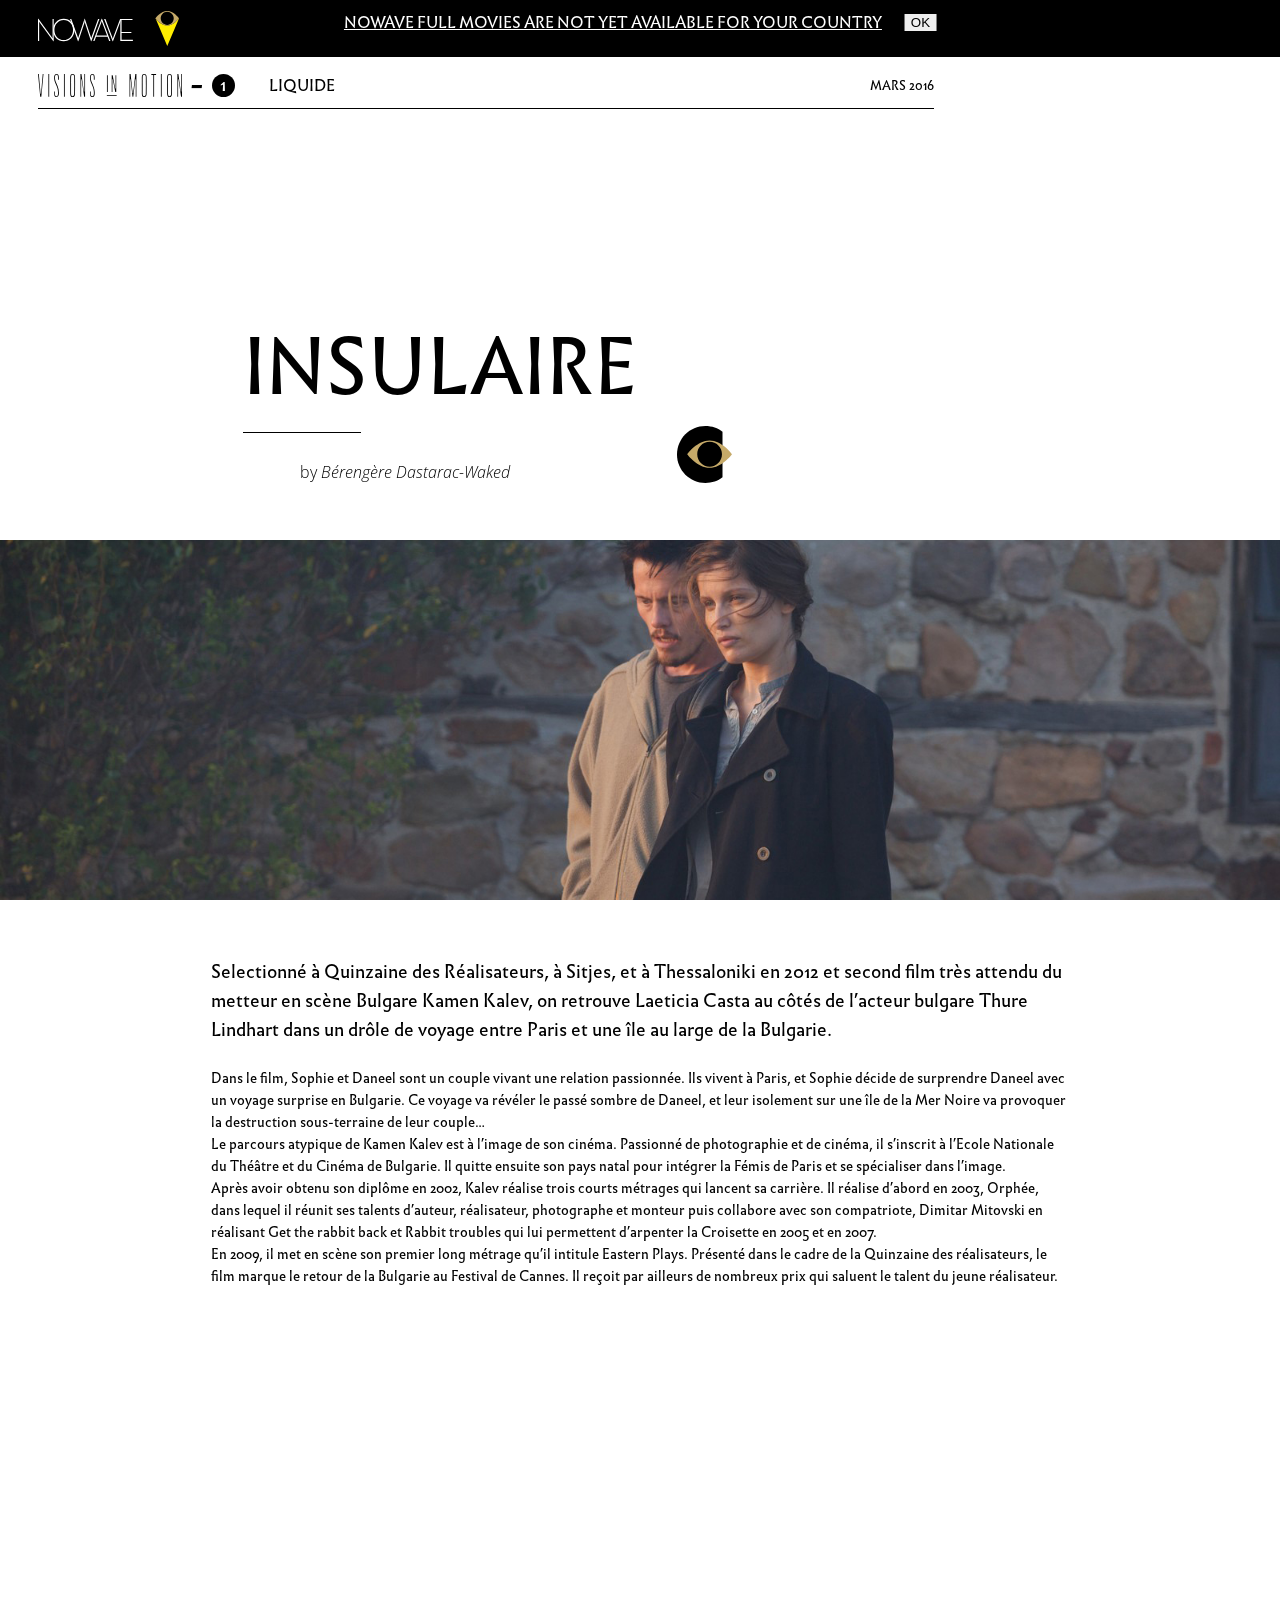
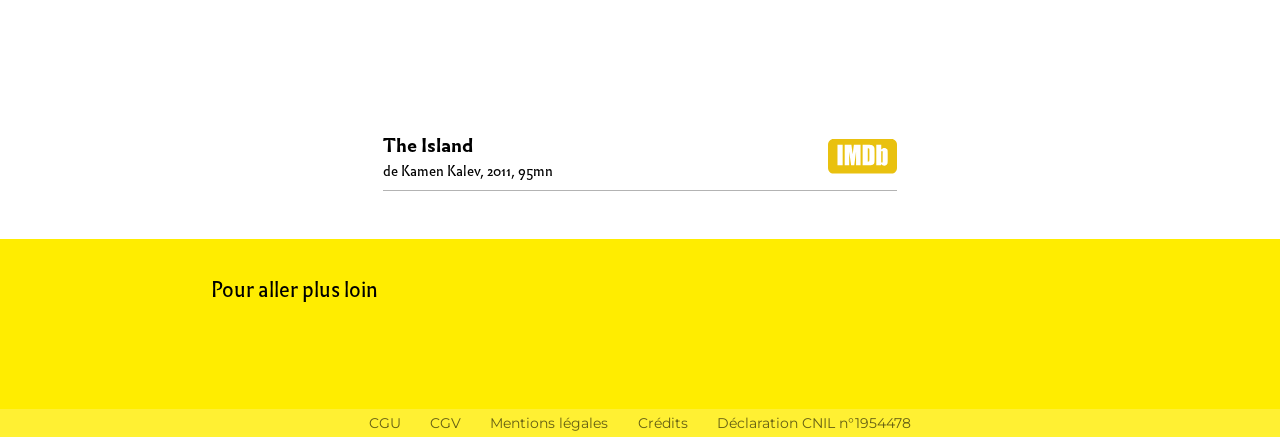
<file: movies/the_island/index.html>
<!DOCTYPE html><html class=no-js><head><meta charset=utf-8><meta http-equiv=X-UA-Compatible content="IE=edge,chrome=1"><meta name=viewport content="width=device-width,initial-scale=1,minimum-scale=1"><meta name=keywords itemprop=keywords content="cinema, movies, curation, indie, vod, svod, vision, motion, watch, stream"><meta name=description itemprop=description content="NoWave explore des thèmes contemporains à travers le regard de réalisateurs du monde entier."><link rel=canonical itemprop=url href=/movies/the_island/ ><link rel=alternate type=application/rss+xml title=RSS href=/feed.xml><title>NOWAVE, Visions in motion</title><link href=//www.google-analytics.com rel=dns-prefetch><link href=//cdn.mxpnl.com rel=dns-prefetch><link href=//js.stripe.com rel=dns-prefetch><link href=//cdn.vhx.tv rel=dns-prefetch><link rel=apple-touch-icon sizes=57x57 href=/icons/apple-touch-icon-57x57.png><link rel=apple-touch-icon sizes=60x60 href=/icons/apple-touch-icon-60x60.png><link rel=apple-touch-icon sizes=72x72 href=/icons/apple-touch-icon-72x72.png><link rel=apple-touch-icon sizes=76x76 href=/icons/apple-touch-icon-76x76.png><link rel=apple-touch-icon sizes=114x114 href=/icons/apple-touch-icon-114x114.png><link rel=apple-touch-icon sizes=120x120 href=/icons/apple-touch-icon-120x120.png><link rel=apple-touch-icon sizes=144x144 href=/icons/apple-touch-icon-144x144.png><link rel=apple-touch-icon sizes=152x152 href=/icons/apple-touch-icon-152x152.png><link rel=apple-touch-icon sizes=180x180 href=/icons/apple-touch-icon-180x180.png><link rel=icon type=image/png href=/icons/favicon-32x32.png sizes=32x32><link rel=icon type=image/png href=/icons/android-chrome-192x192.png sizes=192x192><link rel=icon type=image/png href=/icons/favicon-96x96.png sizes=96x96><link rel=icon type=image/png href=/icons/favicon-16x16.png sizes=16x16><link rel=manifest href=/icons/manifest.json><link rel="shortcut icon" href=/icons/favicon.ico><meta name=apple-mobile-web-app-title content=NoWave><meta name=application-name content=NoWave><meta name=msapplication-TileColor content=#da532c><meta name=msapplication-TileImage content=/icons/mstile-144x144.png><meta name=msapplication-config content=/icons/browserconfig.xml><meta name=theme-color content=#ffffff><link rel=stylesheet type=text/css href=/css/main.css><!--[if lt IE 9]><script src="https://oss.maxcdn.com/libs/html5shiv/3.7.0/html5shiv.js"></script>
			<script src="https://oss.maxcdn.com/libs/respond.js/1.4.2/respond.min.js"></script><![endif]--></head><body class=movie><div ng-controller=movieCtrl ng-init="init('The_island')"><header class=main-header ng-controller=LoginCtrl><figure><a href=/ ><img src=/img/logo_nowave.svg alt="NoWave logo"></a></figure><div class=warn ng-show=showWarn ng-cloak=""><p>NOWAVE FULL MOVIES ARE NOT YET AVAILABLE FOR YOUR COUNTRY</p><button type=button ng-click="showWarn = ! showWarn">OK</button></div></header><header class=sub-header scroll-position=scroll ng-class="{fadeOut: scroll &gt; 20}"><figure><img src=/img/visions_in_motion_b.svg alt="NoWave, Visions in motion"></figure><p>-</p><div class=issue><span>1</span></div><div class=theme-name><a href=/themes/histoires_d_eaux>Liquide</a></div><div class=theme-date>MARS 2016</div></header><style>section.top aside.bottom{background-image:url(/img/movies/the_island/the_island_edito.jpg)}</style><main><section class=top><aside class=top><p>Insulaire <span>by <em>Bérengère Dastarac-Waked</em></span></p><figure><img src=/img/logo_movie.svg></figure></aside><aside class=bottom></aside></section><section id=bottom class=bottom><p>Selectionné à Quinzaine des Réalisateurs, à Sitjes, et à Thessaloniki en 2012 et second film très attendu du metteur en scène Bulgare Kamen Kalev, on retrouve Laeticia Casta au côtés de l’acteur bulgare Thure Lindhart dans un drôle de voyage entre Paris et une île au large de la Bulgarie. <span>Dans le film, Sophie et Daneel sont un couple vivant une relation passionnée. Ils vivent à Paris, et Sophie décide de surprendre Daneel avec un voyage surprise en Bulgarie. Ce voyage va révéler le passé sombre de Daneel, et leur isolement sur une île de la Mer Noire va provoquer la destruction sous-terraine de leur couple…<br>Le parcours atypique de Kamen Kalev est à l’image de son cinéma. Passionné de photographie et de cinéma, il s’inscrit à l’Ecole Nationale du Théâtre et du Cinéma de Bulgarie. Il quitte ensuite son pays natal pour intégrer la Fémis de Paris et se spécialiser dans l’image.<br>Après avoir obtenu son diplôme en 2002, Kalev réalise trois courts métrages qui lancent sa carrière. Il réalise d’abord en 2003, Orphée, dans lequel il réunit ses talents d’auteur, réalisateur, photographe et monteur puis collabore avec son compatriote, Dimitar Mitovski en réalisant Get the rabbit back et Rabbit troubles qui lui permettent d’arpenter la Croisette en 2005 et en 2007.<br>En 2009, il met en scène son premier long métrage qu’il intitule Eastern Plays. Présenté dans le cadre de la Quinzaine des réalisateurs, le film marque le retour de la Bulgarie au Festival de Cannes. Il reçoit par ailleurs de nombreux prix qui saluent le talent du jeune réalisateur.</span></p><div class=iframe-container><div class=type-selection ng-show=showTypeSelection><div class="item trailer" ng-click="play('trailer')">voir la bande-annonce</div></div><iframe id=videoPlayer class=video-player ng-src=%%videoUrl%% frameborder=0 webkitallowfullscreen="" mozallowfullscreen="" allowfullscreen></iframe></div><div class=movie-info><p>The Island <span>de Kamen Kalev, 2011, 95mn</span></p><figure><a href="http://www.imdb.com/title/tt1737256/?ref_=fn_al_tt_10" target=_blank><img src=/img/imdb_v2.svg></a></figure></div><aside class=extras><div class=container><p class=title>Pour aller plus loin</p><div class=extra></div><div class=extra></div></div></aside><footer class=footer><ul><li><a href=/documents/cgu.html>CGU</a></li><li><a href=/documents/cgv.html>CGV</a></li><li><a href=/documents/mentions.html>Mentions légales</a></li><li><a href=/documents/credits.html>Crédits</a></li><li><a href=#>Déclaration CNIL n°1954478</a></li></ul></footer></section></main></div><script type=text/javascript src=https://js.stripe.com/v2/ ></script><script>!function(e,a,t,n,c,o,s){e.GoogleAnalyticsObject=c,e[c]=e[c]||function(){(e[c].q=e[c].q||[]).push(arguments)},e[c].l=1*new Date,o=a.createElement(t),s=a.getElementsByTagName(t)[0],o.async=1,o.src=n,s.parentNode.insertBefore(o,s)}(window,document,"script","//www.google-analytics.com/analytics.js","ga"),ga("create","UA-XXXXXXXX-X","auto"),ga("send","pageview")</script><script type=text/javascript>!function(e,t){if(!t.__SV){var n,i,p,l;window.mixpanel=t,t._i=[],t.init=function(e,n,i){function o(e,t){var n=t.split(".");2==n.length&&(e=e[n[0]],t=n[1]),e[t]=function(){e.push([t].concat(Array.prototype.slice.call(arguments,0)))}}var a=t;for("undefined"!=typeof i?a=t[i]=[]:i="mixpanel",a.people=a.people||[],a.toString=function(e){var t="mixpanel";return"mixpanel"!==i&&(t+="."+i),e||(t+=" (stub)"),t},a.people.toString=function(){return a.toString(1)+".people (stub)"},p="disable time_event track track_pageview track_links track_forms register register_once alias unregister identify name_tag set_config people.set people.set_once people.increment people.append people.union people.track_charge people.clear_charges people.delete_user".split(" "),l=0;l<p.length;l++)o(a,p[l]);t._i.push([e,n,i])},t.__SV=1.2,n=e.createElement("script"),n.type="text/javascript",n.async=!0,n.src="undefined"!=typeof MIXPANEL_CUSTOM_LIB_URL?MIXPANEL_CUSTOM_LIB_URL:"file:"===e.location.protocol&&"//cdn.mxpnl.com/libs/mixpanel-2-latest.min.js".match(/^\/\//)?"https://cdn.mxpnl.com/libs/mixpanel-2-latest.min.js":"//cdn.mxpnl.com/libs/mixpanel-2-latest.min.js",i=e.getElementsByTagName("script")[0],i.parentNode.insertBefore(n,i)}}(document,window.mixpanel||[])</script><script src=/js/scripts.js></script><script src=/js/vhx-player.js></script></body></html>
</file>
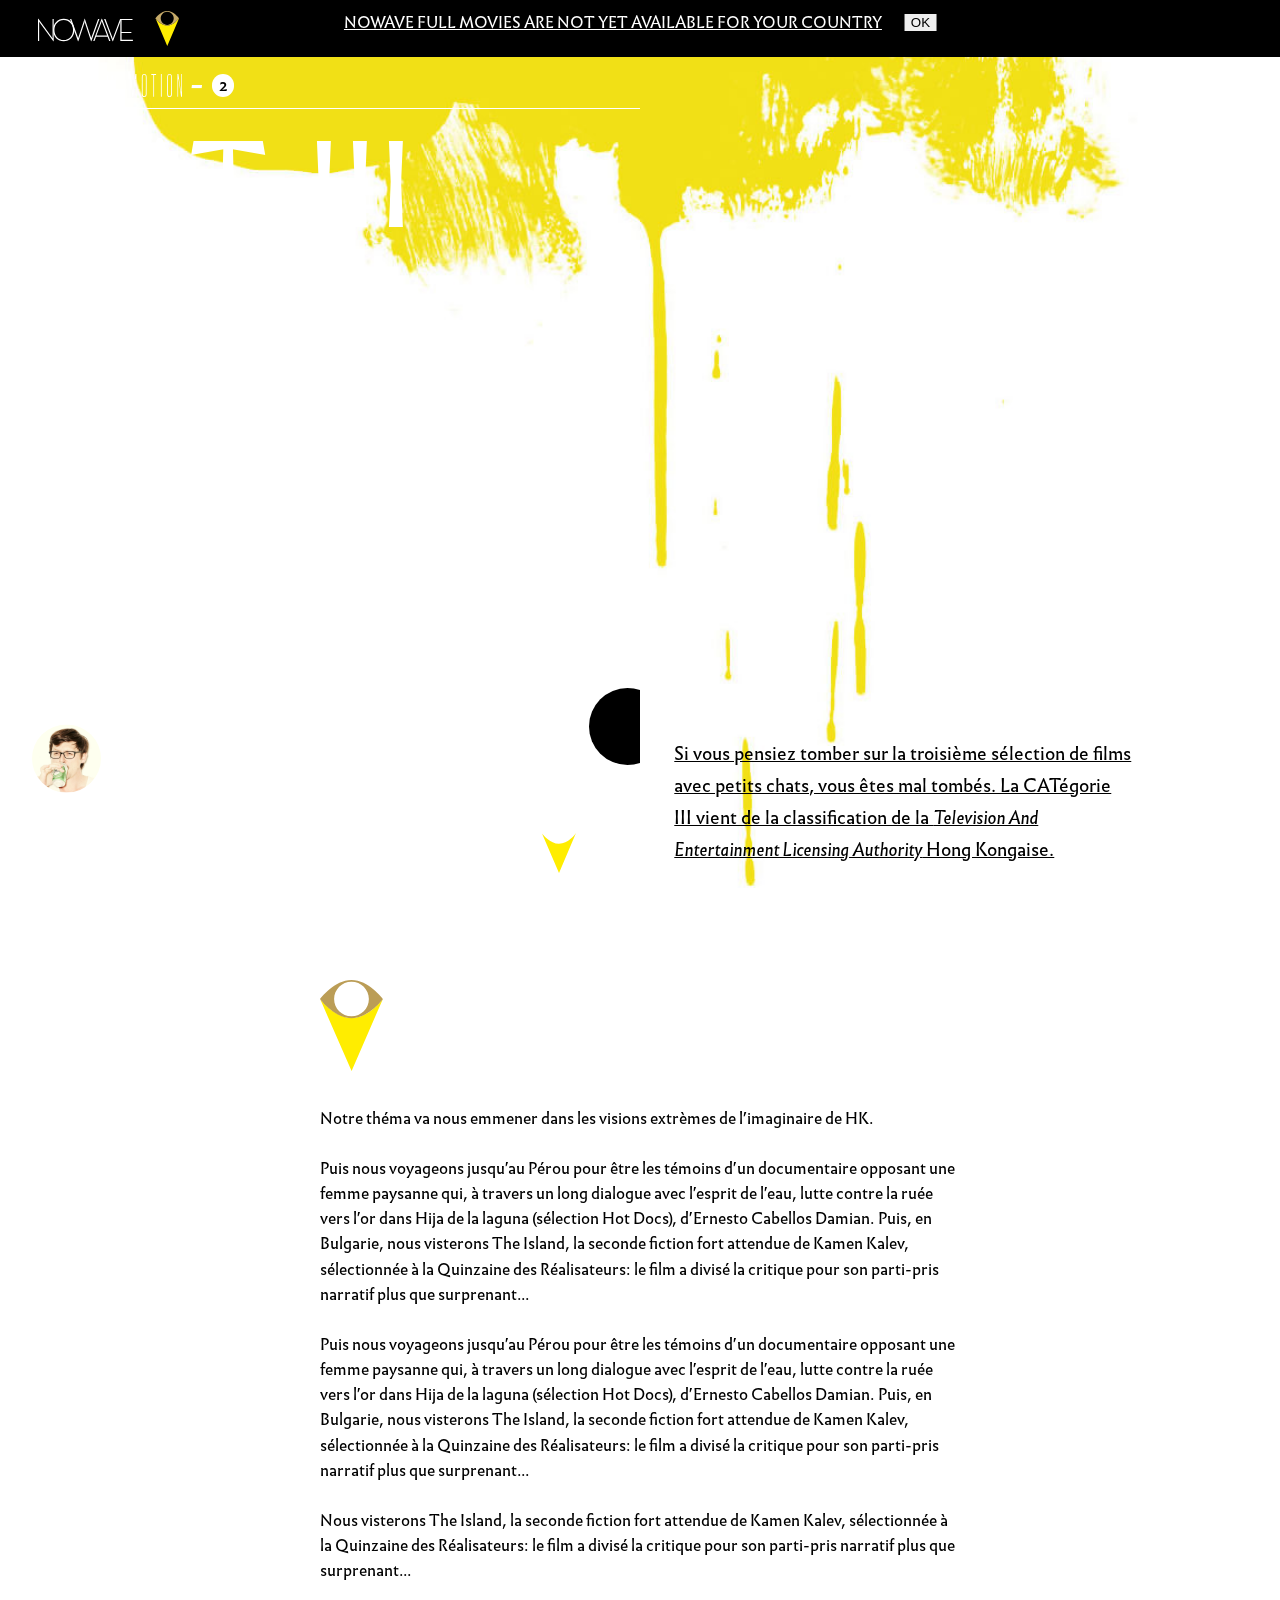
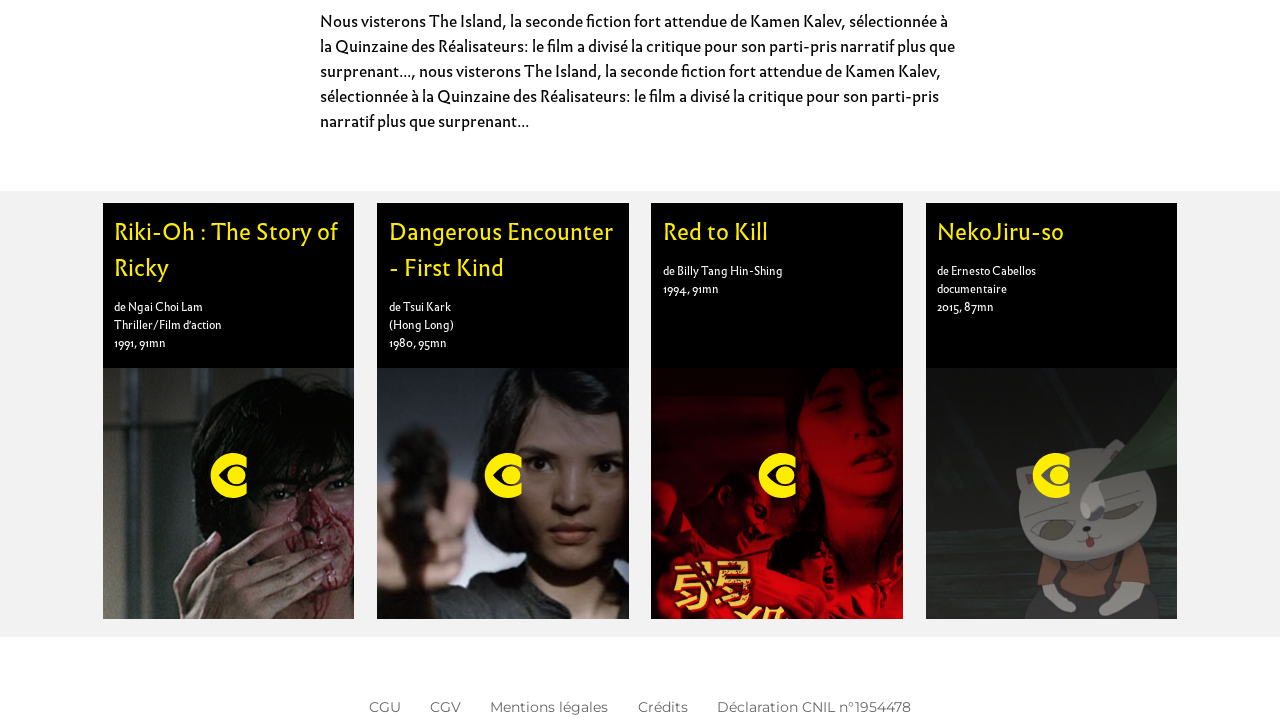
<file: themes/cat_III/index.html>
<!DOCTYPE html><html class=no-js><head><meta charset=utf-8><meta http-equiv=X-UA-Compatible content="IE=edge,chrome=1"><meta name=viewport content="width=device-width,initial-scale=1,minimum-scale=1"><meta name=keywords itemprop=keywords content="cinema, movies, curation, indie, vod, svod, vision, motion, watch, stream"><meta name=description itemprop=description content="NoWave explore des thèmes contemporains à travers le regard de réalisateurs du monde entier."><link rel=canonical itemprop=url href=/themes/cat_III/ ><link rel=alternate type=application/rss+xml title=RSS href=/feed.xml><title>NOWAVE, Visions in motion</title><link href=//www.google-analytics.com rel=dns-prefetch><link href=//cdn.mxpnl.com rel=dns-prefetch><link href=//js.stripe.com rel=dns-prefetch><link href=//cdn.vhx.tv rel=dns-prefetch><link rel=apple-touch-icon sizes=57x57 href=/icons/apple-touch-icon-57x57.png><link rel=apple-touch-icon sizes=60x60 href=/icons/apple-touch-icon-60x60.png><link rel=apple-touch-icon sizes=72x72 href=/icons/apple-touch-icon-72x72.png><link rel=apple-touch-icon sizes=76x76 href=/icons/apple-touch-icon-76x76.png><link rel=apple-touch-icon sizes=114x114 href=/icons/apple-touch-icon-114x114.png><link rel=apple-touch-icon sizes=120x120 href=/icons/apple-touch-icon-120x120.png><link rel=apple-touch-icon sizes=144x144 href=/icons/apple-touch-icon-144x144.png><link rel=apple-touch-icon sizes=152x152 href=/icons/apple-touch-icon-152x152.png><link rel=apple-touch-icon sizes=180x180 href=/icons/apple-touch-icon-180x180.png><link rel=icon type=image/png href=/icons/favicon-32x32.png sizes=32x32><link rel=icon type=image/png href=/icons/android-chrome-192x192.png sizes=192x192><link rel=icon type=image/png href=/icons/favicon-96x96.png sizes=96x96><link rel=icon type=image/png href=/icons/favicon-16x16.png sizes=16x16><link rel=manifest href=/icons/manifest.json><link rel="shortcut icon" href=/icons/favicon.ico><meta name=apple-mobile-web-app-title content=NoWave><meta name=application-name content=NoWave><meta name=msapplication-TileColor content=#da532c><meta name=msapplication-TileImage content=/icons/mstile-144x144.png><meta name=msapplication-config content=/icons/browserconfig.xml><meta name=theme-color content=#ffffff><link rel=stylesheet type=text/css href=/css/main.css><!--[if lt IE 9]><script src="https://oss.maxcdn.com/libs/html5shiv/3.7.0/html5shiv.js"></script>
			<script src="https://oss.maxcdn.com/libs/respond.js/1.4.2/respond.min.js"></script><![endif]--></head><body class=theme><div ng-controller=themeCtrl><header class=main-header ng-controller=LoginCtrl><figure><a href=/ ><img src=/img/logo_nowave.svg alt="NoWave logo"></a></figure><div class=warn ng-show=showWarn ng-cloak=""><p>NOWAVE FULL MOVIES ARE NOT YET AVAILABLE FOR YOUR COUNTRY</p><button type=button ng-click="showWarn = ! showWarn">OK</button></div></header><header class=sub-header scroll-position=scroll ng-class="{fadeOut: scroll &gt; 20}"><figure><img src=/img/visions_in_motion_w.svg alt="NoWave, Visions in motion"></figure><p>-</p><div class=issue><span>2</span></div><div class=theme-name><a href=""></a></div><div class=theme-date></div></header><style>section.top:after{background-image:url(/)}section.bottom:after{background-image:url(/img/themes/cat_III/bg_bottom.jpg)}.signature:before{background-image:url(/img/themes/cat_III/tom.jpg)}section.bottom:after{position:fixed!important}</style><main><video muted loop autoplay class=video-bg><source src=/img/themes/cat_III/video_top.mp4 type=video/mp4></video><section class=top><aside class=left><p class=theme-title>CAT-III</p><p class=signature>Vision by <span>Thomas Delmuerte<br>Designer</span></p><a du-smooth-scroll=bottom offset=20 duration=500 class=bottom-arrow></a><div class=separator></div></aside><aside class=right><p class=article-intro>Si vous pensiez tomber sur la troisième sélection de films avec petits chats, vous êtes mal tombés. La CATégorie III vient de la classification de la <em>Television And Entertainment Licensing Authority</em> Hong Kongaise.</p></aside></section><section id=bottom class=bottom><div class=transition><div class=blur style=background-image:url(/)></div></div><div class=line></div><figure class=logo><img src=/img/picto_nowave.svg></figure><aside class=columns>Notre théma va nous emmener dans les visions extrèmes de l’imaginaire de HK.<br><br>Puis nous voyageons jusqu'au Pérou pour être les témoins d'un documentaire opposant une femme paysanne qui, à travers un long dialogue avec l'esprit de l'eau, lutte contre la ruée vers l'or dans Hija de la laguna (sélection Hot Docs), d'Ernesto Cabellos Damian. Puis, en Bulgarie, nous visterons The Island, la seconde fiction fort attendue de Kamen Kalev, sélectionnée à la Quinzaine des Réalisateurs&#58; le film a divisé la critique pour son parti-pris narratif plus que surprenant...<br><br>Puis nous voyageons jusqu'au Pérou pour être les témoins d'un documentaire opposant une femme paysanne qui, à travers un long dialogue avec l'esprit de l'eau, lutte contre la ruée vers l'or dans Hija de la laguna (sélection Hot Docs), d'Ernesto Cabellos Damian. Puis, en Bulgarie, nous visterons The Island, la seconde fiction fort attendue de Kamen Kalev, sélectionnée à la Quinzaine des Réalisateurs&#58; le film a divisé la critique pour son parti-pris narratif plus que surprenant...<br><br>Nous visterons The Island, la seconde fiction fort attendue de Kamen Kalev, sélectionnée à la Quinzaine des Réalisateurs&#58; le film a divisé la critique pour son parti-pris narratif plus que surprenant...<br><br>Nous visterons The Island, la seconde fiction fort attendue de Kamen Kalev, sélectionnée à la Quinzaine des Réalisateurs&#58; le film a divisé la critique pour son parti-pris narratif plus que surprenant..., nous visterons The Island, la seconde fiction fort attendue de Kamen Kalev, sélectionnée à la Quinzaine des Réalisateurs&#58; le film a divisé la critique pour son parti-pris narratif plus que surprenant...</aside><aside class=movies-selection><div class=movie><div class=movie-desc-container><p>Riki-Oh &#58; The Story of Ricky<br><span>de Ngai Choi Lam<br>Thriller/Film d'action<br>1991, 91mn</span></p></div><figure><img src=/img/movies/riki_oh/poster_small.jpg></figure><a href=/movies/riki_oh class=play></a></div><div class=movie><div class=movie-desc-container><p>Dangerous Encounter - First Kind<br><span>de Tsui Kark<br>(Hong Long)<br>1980, 95mn</span></p></div><figure><img src=/img/movies/dangerous_encounter/poster_small.jpg></figure><a href=/movies/dangerous_encounter class=play></a></div><div class=movie><div class=movie-desc-container><p>Red to Kill<br><span>de Billy Tang Hin-Shing<br>1994, 91mn</span></p></div><figure><img src=/img/movies/red_to_kill/poster_small.jpg></figure><a href=/movies/red_to_kill class=play></a></div><div class=movie><div class=movie-desc-container><p>NekoJiru-so<br><span>de Ernesto Cabellos<br>documentaire<br>2015, 87mn</span></p></div><figure><img src=/img/movies/nekojiru_so/poster_small.jpg></figure><a href=/movies/nekojiru_so class=play></a></div></aside><footer class=footer><ul><li><a href=/documents/cgu.html>CGU</a></li><li><a href=/documents/cgv.html>CGV</a></li><li><a href=/documents/mentions.html>Mentions légales</a></li><li><a href=/documents/credits.html>Crédits</a></li><li><a href=#>Déclaration CNIL n°1954478</a></li></ul></footer></section></main></div><script type=text/javascript src=https://js.stripe.com/v2/ ></script><script>!function(e,a,t,n,c,o,s){e.GoogleAnalyticsObject=c,e[c]=e[c]||function(){(e[c].q=e[c].q||[]).push(arguments)},e[c].l=1*new Date,o=a.createElement(t),s=a.getElementsByTagName(t)[0],o.async=1,o.src=n,s.parentNode.insertBefore(o,s)}(window,document,"script","//www.google-analytics.com/analytics.js","ga"),ga("create","UA-XXXXXXXX-X","auto"),ga("send","pageview")</script><script type=text/javascript>!function(e,t){if(!t.__SV){var n,i,p,l;window.mixpanel=t,t._i=[],t.init=function(e,n,i){function o(e,t){var n=t.split(".");2==n.length&&(e=e[n[0]],t=n[1]),e[t]=function(){e.push([t].concat(Array.prototype.slice.call(arguments,0)))}}var a=t;for("undefined"!=typeof i?a=t[i]=[]:i="mixpanel",a.people=a.people||[],a.toString=function(e){var t="mixpanel";return"mixpanel"!==i&&(t+="."+i),e||(t+=" (stub)"),t},a.people.toString=function(){return a.toString(1)+".people (stub)"},p="disable time_event track track_pageview track_links track_forms register register_once alias unregister identify name_tag set_config people.set people.set_once people.increment people.append people.union people.track_charge people.clear_charges people.delete_user".split(" "),l=0;l<p.length;l++)o(a,p[l]);t._i.push([e,n,i])},t.__SV=1.2,n=e.createElement("script"),n.type="text/javascript",n.async=!0,n.src="undefined"!=typeof MIXPANEL_CUSTOM_LIB_URL?MIXPANEL_CUSTOM_LIB_URL:"file:"===e.location.protocol&&"//cdn.mxpnl.com/libs/mixpanel-2-latest.min.js".match(/^\/\//)?"https://cdn.mxpnl.com/libs/mixpanel-2-latest.min.js":"//cdn.mxpnl.com/libs/mixpanel-2-latest.min.js",i=e.getElementsByTagName("script")[0],i.parentNode.insertBefore(n,i)}}(document,window.mixpanel||[])</script><script src=/js/scripts.js></script><script src=/js/vhx-player.js></script></body></html>
</file>
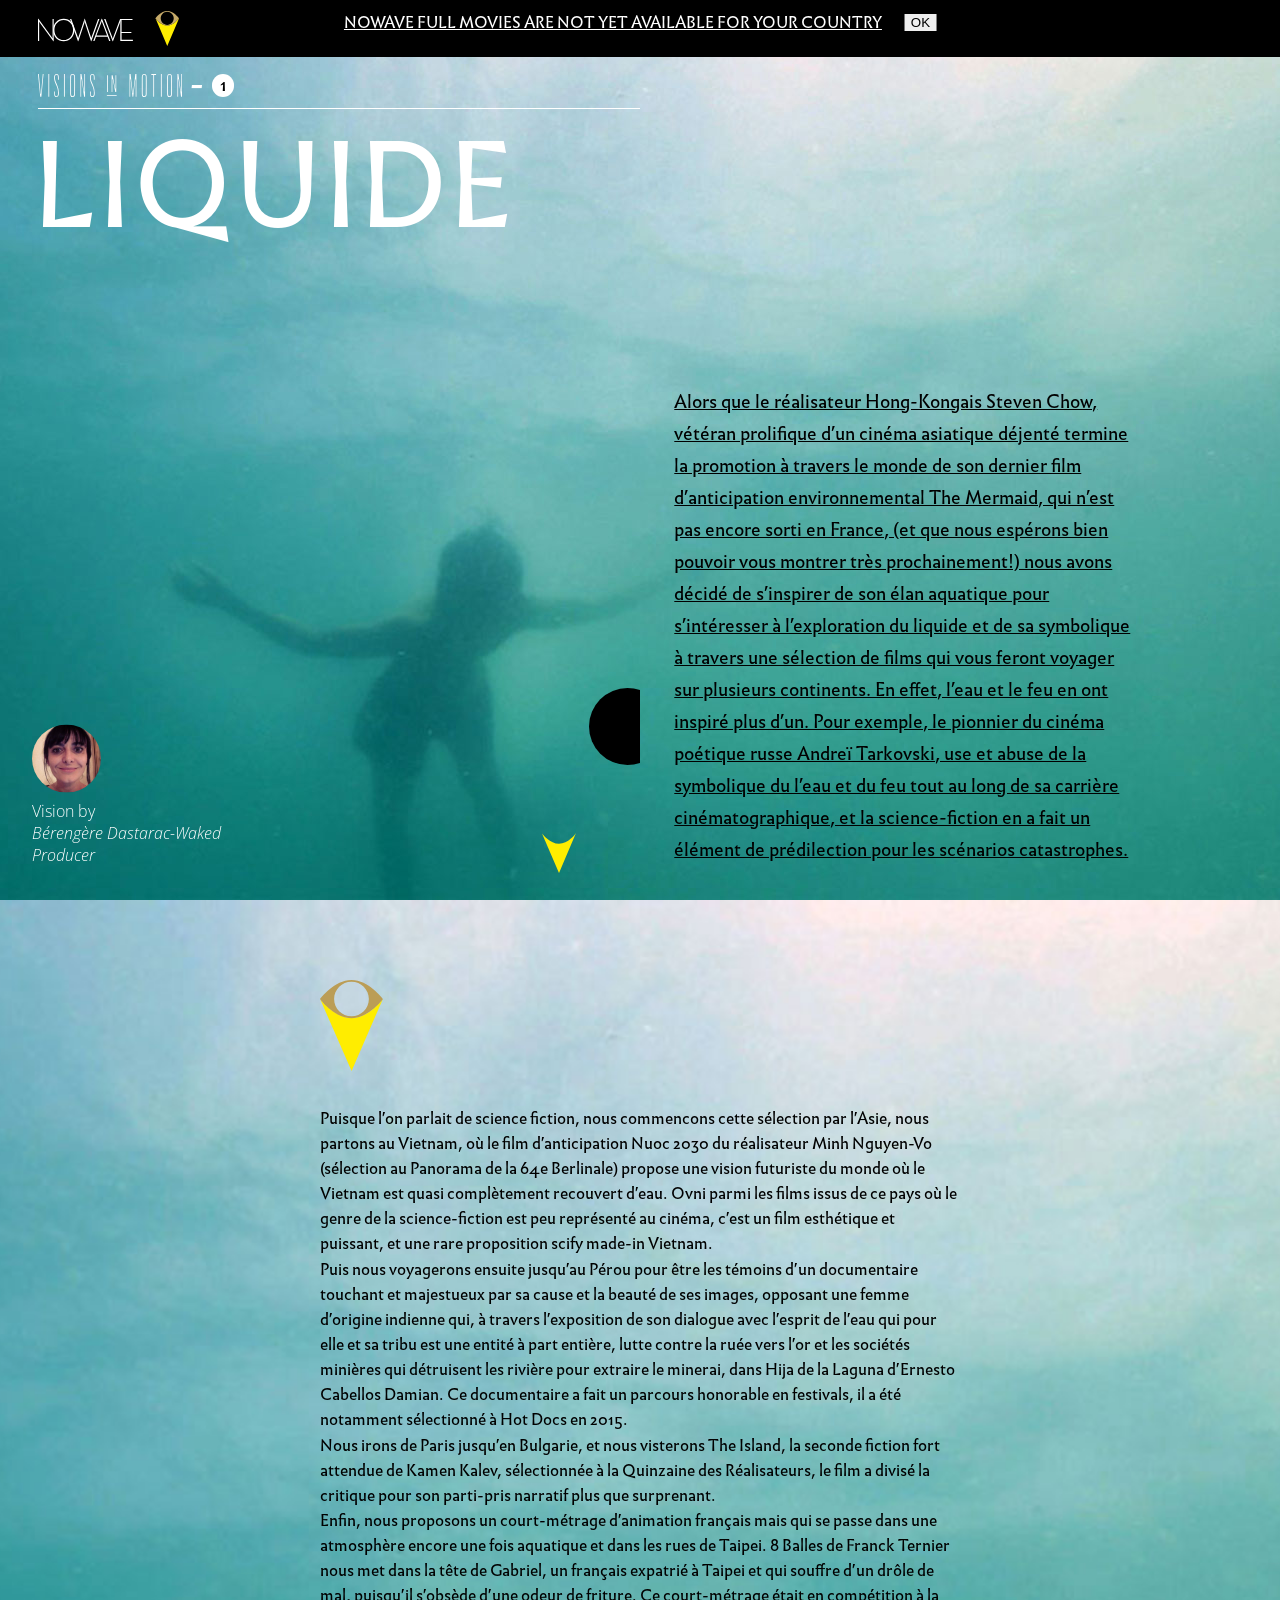
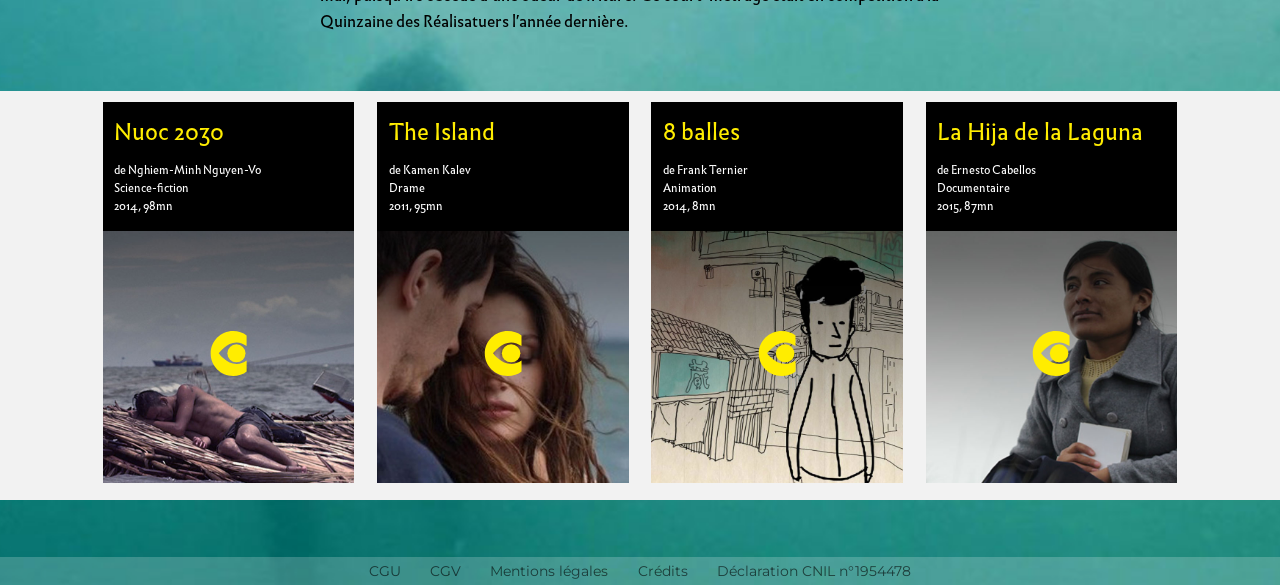
<file: themes/histoires_d_eaux/index.html>
<!DOCTYPE html><html class=no-js><head><meta charset=utf-8><meta http-equiv=X-UA-Compatible content="IE=edge,chrome=1"><meta name=viewport content="width=device-width,initial-scale=1,minimum-scale=1"><meta name=keywords itemprop=keywords content="cinema, movies, curation, indie, vod, svod, vision, motion, watch, stream"><meta name=description itemprop=description content="NoWave explore des thèmes contemporains à travers le regard de réalisateurs du monde entier."><link rel=canonical itemprop=url href=/themes/histoires_d_eaux/ ><link rel=alternate type=application/rss+xml title=RSS href=/feed.xml><title>NOWAVE, Visions in motion</title><link href=//www.google-analytics.com rel=dns-prefetch><link href=//cdn.mxpnl.com rel=dns-prefetch><link href=//js.stripe.com rel=dns-prefetch><link href=//cdn.vhx.tv rel=dns-prefetch><link rel=apple-touch-icon sizes=57x57 href=/icons/apple-touch-icon-57x57.png><link rel=apple-touch-icon sizes=60x60 href=/icons/apple-touch-icon-60x60.png><link rel=apple-touch-icon sizes=72x72 href=/icons/apple-touch-icon-72x72.png><link rel=apple-touch-icon sizes=76x76 href=/icons/apple-touch-icon-76x76.png><link rel=apple-touch-icon sizes=114x114 href=/icons/apple-touch-icon-114x114.png><link rel=apple-touch-icon sizes=120x120 href=/icons/apple-touch-icon-120x120.png><link rel=apple-touch-icon sizes=144x144 href=/icons/apple-touch-icon-144x144.png><link rel=apple-touch-icon sizes=152x152 href=/icons/apple-touch-icon-152x152.png><link rel=apple-touch-icon sizes=180x180 href=/icons/apple-touch-icon-180x180.png><link rel=icon type=image/png href=/icons/favicon-32x32.png sizes=32x32><link rel=icon type=image/png href=/icons/android-chrome-192x192.png sizes=192x192><link rel=icon type=image/png href=/icons/favicon-96x96.png sizes=96x96><link rel=icon type=image/png href=/icons/favicon-16x16.png sizes=16x16><link rel=manifest href=/icons/manifest.json><link rel="shortcut icon" href=/icons/favicon.ico><meta name=apple-mobile-web-app-title content=NoWave><meta name=application-name content=NoWave><meta name=msapplication-TileColor content=#da532c><meta name=msapplication-TileImage content=/icons/mstile-144x144.png><meta name=msapplication-config content=/icons/browserconfig.xml><meta name=theme-color content=#ffffff><link rel=stylesheet type=text/css href=/css/main.css><!--[if lt IE 9]><script src="https://oss.maxcdn.com/libs/html5shiv/3.7.0/html5shiv.js"></script>
			<script src="https://oss.maxcdn.com/libs/respond.js/1.4.2/respond.min.js"></script><![endif]--></head><body class=theme><div ng-controller=themeCtrl><header class=main-header ng-controller=LoginCtrl><figure><a href=/ ><img src=/img/logo_nowave.svg alt="NoWave logo"></a></figure><div class=warn ng-show=showWarn ng-cloak=""><p>NOWAVE FULL MOVIES ARE NOT YET AVAILABLE FOR YOUR COUNTRY</p><button type=button ng-click="showWarn = ! showWarn">OK</button></div></header><header class=sub-header scroll-position=scroll ng-class="{fadeOut: scroll &gt; 20}"><figure><img src=/img/visions_in_motion_w.svg alt="NoWave, Visions in motion"></figure><p>-</p><div class=issue><span>1</span></div><div class=theme-name><a href=""></a></div><div class=theme-date></div></header><style>section.top:after{background-image:url(/img/themes/histoires_d_eaux/bg_top.jpg)}section.bottom:after{background-image:url(/img/themes/histoires_d_eaux/bg_bottom.jpg)}.signature:before{background-image:url(/img/themes/histoires_d_eaux/bee.jpg)}</style><main><video muted loop autoplay class=video-bg><source src=/ type=video/mp4></video><section class=top><aside class=left><p class=theme-title>Liquide</p><p class=signature>Vision by <span>Bérengère Dastarac-Waked<br>Producer</span></p><a du-smooth-scroll=bottom offset=20 duration=500 class=bottom-arrow></a><div class=separator></div></aside><aside class=right><p class=article-intro>Alors que le réalisateur Hong-Kongais Steven Chow, vétéran prolifique d’un cinéma asiatique déjenté termine la promotion à travers le monde de son dernier film d’anticipation environnemental The Mermaid, qui n’est pas encore sorti en France, (et que nous espérons bien pouvoir vous montrer très prochainement!) nous avons décidé de s’inspirer de son élan aquatique pour s’intéresser à l’exploration du liquide et de sa symbolique à travers une sélection de films qui vous feront voyager sur plusieurs continents. En effet, l’eau et le feu en ont inspiré plus d’un. Pour exemple, le pionnier du cinéma poétique russe Andreï Tarkovski, use et abuse de la symbolique du l’eau et du feu tout au long de sa carrière cinématographique, et la science-fiction en a fait un élément de prédilection pour les scénarios catastrophes.</p></aside></section><section id=bottom class=bottom><div class=transition><div class=blur style=background-image:url(/)></div></div><div class=line></div><figure class=logo><img src=/img/picto_nowave.svg></figure><aside class=columns>Puisque l'on parlait de science fiction, nous commencons cette sélection par l'Asie, nous partons au Vietnam, où le film d'anticipation Nuoc 2030 du réalisateur Minh Nguyen-Vo (sélection au Panorama de la 64e Berlinale) propose une vision futuriste du monde où le Vietnam est quasi complètement recouvert d'eau. Ovni parmi les films issus de ce pays où le genre de la science-fiction est peu représenté au cinéma, c'est un film esthétique et puissant, et une rare proposition scify made-in Vietnam.<br>Puis nous voyagerons ensuite jusqu'au Pérou pour être les témoins d'un documentaire touchant et majestueux par sa cause et la beauté de ses images, opposant une femme d'origine indienne qui, à travers l'exposition de son dialogue avec l'esprit de l'eau qui pour elle et sa tribu est une entité à part entière, lutte contre la ruée vers l'or et les sociétés minières qui détruisent les rivière pour extraire le minerai, dans Hija de la Laguna d'Ernesto Cabellos Damian. Ce documentaire a fait un parcours honorable en festivals, il a été notamment sélectionné à Hot Docs en 2015.<br>Nous irons de Paris jusqu'en Bulgarie, et nous visterons The Island, la seconde fiction fort attendue de Kamen Kalev, sélectionnée à la Quinzaine des Réalisateurs, le film a divisé la critique pour son parti-pris narratif plus que surprenant.<br>Enfin, nous proposons un court-métrage d'animation français mais qui se passe dans une atmosphère encore une fois aquatique et dans les rues de Taipei. 8 Balles de Franck Ternier nous met dans la tête de Gabriel, un français expatrié à Taipei et qui souffre d'un drôle de mal, puisqu'il s'obsède d'une odeur de friture. Ce court-métrage était en compétition à la Quinzaine des Réalisatuers l'année dernière.</aside><aside class=movies-selection><div class=movie><div class=movie-desc-container><p>Nuoc 2030<br><span>de Nghiem-Minh Nguyen-Vo<br>Science-fiction<br>2014, 98mn</span></p></div><figure><img src=/img/movies/nuoc_2030/poster_small.jpg></figure><a href=/movies/nuoc_2030 class=play></a></div><div class=movie><div class=movie-desc-container><p>The Island<br><span>de Kamen Kalev<br>Drame<br>2011, 95mn</span></p></div><figure><img src=/img/movies/the_island/poster_small.jpg></figure><a href=/movies/the_island class=play></a></div><div class=movie><div class=movie-desc-container><p>8 balles<br><span>de Frank Ternier<br>Animation<br>2014, 8mn</span></p></div><figure><img src=/img/movies/8_balles/poster_small.jpg></figure><a href=/movies/8_balles class=play></a></div><div class=movie><div class=movie-desc-container><p>La Hija de la Laguna<br><span>de Ernesto Cabellos<br>Documentaire<br>2015, 87mn</span></p></div><figure><img src=/img/movies/la_hija_de_la_laguna/poster_small.jpg></figure><a href=/movies/la_hija_de_la_laguna class=play></a></div></aside><footer class=footer><ul><li><a href=/documents/cgu.html>CGU</a></li><li><a href=/documents/cgv.html>CGV</a></li><li><a href=/documents/mentions.html>Mentions légales</a></li><li><a href=/documents/credits.html>Crédits</a></li><li><a href=#>Déclaration CNIL n°1954478</a></li></ul></footer></section></main></div><script type=text/javascript src=https://js.stripe.com/v2/ ></script><script>!function(e,a,t,n,c,o,s){e.GoogleAnalyticsObject=c,e[c]=e[c]||function(){(e[c].q=e[c].q||[]).push(arguments)},e[c].l=1*new Date,o=a.createElement(t),s=a.getElementsByTagName(t)[0],o.async=1,o.src=n,s.parentNode.insertBefore(o,s)}(window,document,"script","//www.google-analytics.com/analytics.js","ga"),ga("create","UA-XXXXXXXX-X","auto"),ga("send","pageview")</script><script type=text/javascript>!function(e,t){if(!t.__SV){var n,i,p,l;window.mixpanel=t,t._i=[],t.init=function(e,n,i){function o(e,t){var n=t.split(".");2==n.length&&(e=e[n[0]],t=n[1]),e[t]=function(){e.push([t].concat(Array.prototype.slice.call(arguments,0)))}}var a=t;for("undefined"!=typeof i?a=t[i]=[]:i="mixpanel",a.people=a.people||[],a.toString=function(e){var t="mixpanel";return"mixpanel"!==i&&(t+="."+i),e||(t+=" (stub)"),t},a.people.toString=function(){return a.toString(1)+".people (stub)"},p="disable time_event track track_pageview track_links track_forms register register_once alias unregister identify name_tag set_config people.set people.set_once people.increment people.append people.union people.track_charge people.clear_charges people.delete_user".split(" "),l=0;l<p.length;l++)o(a,p[l]);t._i.push([e,n,i])},t.__SV=1.2,n=e.createElement("script"),n.type="text/javascript",n.async=!0,n.src="undefined"!=typeof MIXPANEL_CUSTOM_LIB_URL?MIXPANEL_CUSTOM_LIB_URL:"file:"===e.location.protocol&&"//cdn.mxpnl.com/libs/mixpanel-2-latest.min.js".match(/^\/\//)?"https://cdn.mxpnl.com/libs/mixpanel-2-latest.min.js":"//cdn.mxpnl.com/libs/mixpanel-2-latest.min.js",i=e.getElementsByTagName("script")[0],i.parentNode.insertBefore(n,i)}}(document,window.mixpanel||[])</script><script src=/js/scripts.js></script><script src=/js/vhx-player.js></script></body></html>
</file>
